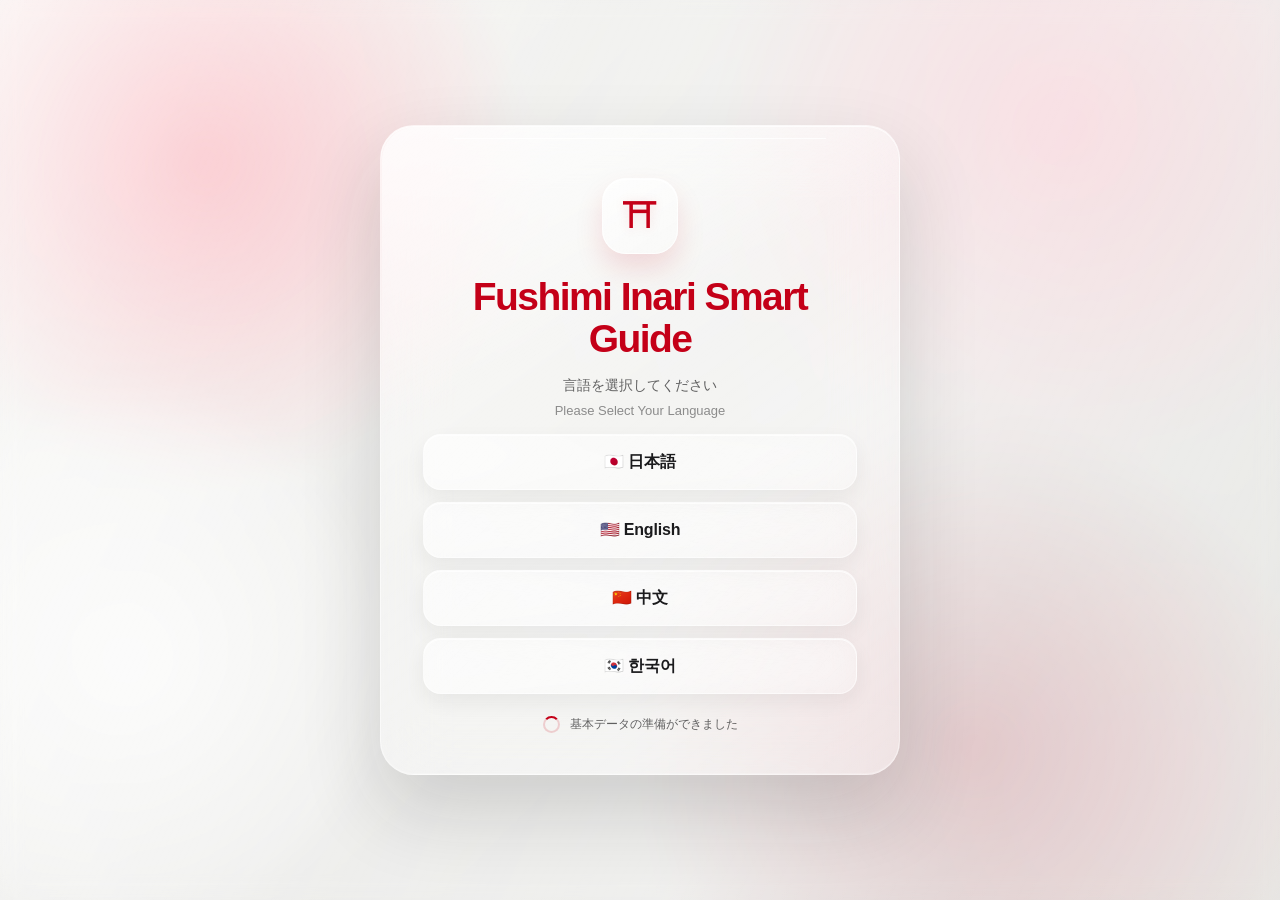
<file: index.html>
<!DOCTYPE html>
<html lang="ja">

<head>
    <meta charset="UTF-8">
    <meta name="viewport" content="width=device-width, initial-scale=1.0">

    <title>Fushimi Inari Smart Guide</title>

    <link rel="stylesheet" href="css/style.css">

    <style>
        /* =========================================================
           Liquid Glass language screen
        ========================================================= */

        :root {
            --lg-red: #c40018;
            --lg-red-soft: rgba(196, 0, 24, 0.22);
            --lg-white: rgba(255, 255, 255, 0.72);
            --lg-white-soft: rgba(255, 255, 255, 0.18);
            --lg-border: rgba(255, 255, 255, 0.42);
            --lg-text: #19191b;
        }

        * {
            box-sizing: border-box;
        }

        html,
        body {
            margin: 0;
            min-height: 100%;
        }

        body.language-page {
            min-height: 100vh;
            overflow: hidden;
            display: grid;
            place-items: center;
            padding: 24px;
            position: relative;

            font-family:
                -apple-system,
                BlinkMacSystemFont,
                "SF Pro Display",
                "SF Pro Text",
                "Helvetica Neue",
                Arial,
                sans-serif;

            color: var(--lg-text);

            background:
                radial-gradient(circle at 16% 18%, rgba(255, 86, 109, 0.34), transparent 25%),
                radial-gradient(circle at 83% 14%, rgba(255, 179, 194, 0.42), transparent 27%),
                radial-gradient(circle at 76% 83%, rgba(154, 38, 55, 0.24), transparent 28%),
                linear-gradient(135deg, #f7f7f4 0%, #ececea 52%, #e4e4e1 100%);
        }

        /* Soft blurred light blobs */

        body.language-page::before,
        body.language-page::after {
            content: "";
            position: fixed;
            pointer-events: none;
            border-radius: 999px;
            filter: blur(18px);
            mix-blend-mode: screen;
        }

        body.language-page::before {
            width: 40vw;
            height: 40vw;
            min-width: 260px;
            min-height: 260px;
            left: -10vw;
            top: 45%;
            background:
                radial-gradient(
                    circle,
                    rgba(255, 255, 255, 0.76),
                    rgba(255, 255, 255, 0)
                );
            animation: floatLeft 11s ease-in-out infinite alternate;
        }

        body.language-page::after {
            width: 34vw;
            height: 34vw;
            min-width: 240px;
            min-height: 240px;
            right: -8vw;
            bottom: -8vw;
            background:
                radial-gradient(
                    circle,
                    var(--lg-red-soft),
                    rgba(255, 255, 255, 0)
                );
            animation: floatRight 13s ease-in-out infinite alternate;
        }

        .overlay {
            position: fixed;
            inset: 0;
            pointer-events: none;

            background:
                linear-gradient(
                    115deg,
                    rgba(255,255,255,0.48) 0%,
                    rgba(255,255,255,0.10) 35%,
                    rgba(255,255,255,0.30) 65%,
                    rgba(255,255,255,0.10) 100%
                );

            backdrop-filter: blur(10px) saturate(1.08);
            -webkit-backdrop-filter: blur(10px) saturate(1.08);
        }

        /* Language card */

        .language-box {
            width: min(520px, 100%);
            padding: 52px 42px 38px;
            position: relative;
            isolation: isolate;

            border: 1px solid var(--lg-border);
            border-radius: 34px;

            background:
                linear-gradient(
                    145deg,
                    rgba(255,255,255,0.66),
                    rgba(255,255,255,0.28) 46%,
                    rgba(255,255,255,0.40)
                );

            box-shadow:
                0 35px 80px rgba(31, 31, 33, 0.16),
                inset 0 1px 0 rgba(255,255,255,0.80),
                inset 0 -1px 0 rgba(255,255,255,0.18);

            backdrop-filter: blur(30px) saturate(1.35);
            -webkit-backdrop-filter: blur(30px) saturate(1.35);

            text-align: center;

            animation:
                glassIn 0.9s cubic-bezier(0.2, 0.8, 0.2, 1) both,
                glassFloat 7s ease-in-out 1.1s infinite;
        }

        .language-box::before {
            content: "";
            position: absolute;
            inset: 1px;
            border-radius: 33px;
            pointer-events: none;
            z-index: -1;

            background:
                linear-gradient(
                    155deg,
                    rgba(255,255,255,0.58),
                    rgba(255,255,255,0.00) 34%
                );
        }

        .language-box::after {
            content: "";
            position: absolute;
            left: 14%;
            top: 12px;
            width: 72%;
            height: 1px;
            border-radius: 999px;
            background: rgba(255,255,255,0.78);
            filter: blur(0.2px);
            pointer-events: none;
        }

        .language-box h1 {
            width: 76px;
            height: 76px;
            margin: 0 auto 22px;

            display: grid;
            place-items: center;

            border-radius: 24px;
            border: 1px solid rgba(255,255,255,0.68);

            background:
                linear-gradient(
                    145deg,
                    rgba(255,255,255,0.72),
                    rgba(255,255,255,0.22)
                );

            box-shadow:
                0 15px 28px rgba(196, 0, 24, 0.13),
                inset 0 1px 0 rgba(255,255,255,0.86);

            color: var(--lg-red);
            font-size: 34px;
            line-height: 1;
            text-shadow: 0 2px 12px rgba(196, 0, 24, 0.13);
        }

        .language-box h2 {
            margin: 0 0 14px;

            font-size: clamp(28px, 4vw, 39px);
            line-height: 1.08;
            letter-spacing: -0.04em;
            font-weight: 700;
        }

        .language-box p {
            margin: 0;
            color: rgba(25, 25, 27, 0.68);
            font-size: 14px;
            line-height: 1.7;
        }

        .language-box p + p {
            margin-top: 2px;
            font-size: 13px;
            color: rgba(25, 25, 27, 0.48);
        }

        .language-box button {
            width: 100%;
            margin-top: 12px;
            min-height: 56px;
            padding: 0 22px;

            border: 1px solid rgba(255,255,255,0.50);
            border-radius: 18px;

            background:
                linear-gradient(
                    135deg,
                    rgba(255,255,255,0.58),
                    rgba(255,255,255,0.20)
                );

            color: #1b1b1d;
            font: inherit;
            font-size: 16px;
            font-weight: 600;
            letter-spacing: -0.01em;

            box-shadow:
                inset 0 1px 0 rgba(255,255,255,0.70),
                0 8px 20px rgba(31,31,33,0.06);

            backdrop-filter: blur(18px) saturate(1.25);
            -webkit-backdrop-filter: blur(18px) saturate(1.25);

            cursor: pointer;

            transition:
                transform 0.22s ease,
                box-shadow 0.22s ease,
                background 0.22s ease,
                border-color 0.22s ease;
        }

        .language-box button:hover {
            transform: translateY(-2px) scale(1.012);

            background:
                linear-gradient(
                    135deg,
                    rgba(255,255,255,0.74),
                    rgba(255,255,255,0.30)
                );

            border-color: rgba(255,255,255,0.74);

            box-shadow:
                inset 0 1px 0 rgba(255,255,255,0.86),
                0 14px 28px rgba(31,31,33,0.10);
        }

        .language-box button:active {
            transform: translateY(0) scale(0.992);
        }

        .language-box button:first-of-type:hover {
            box-shadow:
                0 14px 28px rgba(196, 0, 24, 0.12),
                inset 0 1px 0 rgba(255,255,255,0.86);
        }

        /* Animations */

        @keyframes glassIn {
            from {
                opacity: 0;
                transform: translateY(22px) scale(0.965);
            }
            to {
                opacity: 1;
                transform: translateY(0) scale(1);
            }
        }

        @keyframes glassFloat {
            0%, 100% {
                transform: translateY(0);
            }
            50% {
                transform: translateY(-5px);
            }
        }

        @keyframes floatLeft {
            from {
                transform: translate3d(0, -4%, 0) scale(1);
            }
            to {
                transform: translate3d(5%, 4%, 0) scale(1.08);
            }
        }

        @keyframes floatRight {
            from {
                transform: translate3d(0, 2%, 0) scale(1);
            }
            to {
                transform: translate3d(-5%, -5%, 0) scale(1.10);
            }
        }

        /* =========================================================
           Liquid Glass Cursor
        ========================================================= */

        body.language-page,
        body.language-page button {
            cursor: none;
        }

        .liquid-cursor {
            position: fixed;
            left: 0;
            top: 0;
            width: 34px;
            height: 34px;
            border-radius: 50%;
            pointer-events: none;
            z-index: 9999;

            border: 1px solid rgba(255, 255, 255, 0.78);

            background:
                radial-gradient(
                    circle at 30% 25%,
                    rgba(255, 255, 255, 0.92),
                    rgba(255, 255, 255, 0.26) 38%,
                    rgba(255, 255, 255, 0.10) 70%,
                    rgba(196, 0, 24, 0.10) 100%
                );

            box-shadow:
                0 0 0 1px rgba(255, 255, 255, 0.14),
                0 8px 24px rgba(31, 31, 33, 0.14),
                inset 0 1px 0 rgba(255, 255, 255, 0.88);

            backdrop-filter: blur(10px) saturate(1.35);
            -webkit-backdrop-filter: blur(10px) saturate(1.35);

            transform: translate3d(-50%, -50%, 0) scale(1);
            opacity: 0;

            transition:
                width 0.22s ease,
                height 0.22s ease,
                opacity 0.2s ease,
                box-shadow 0.22s ease,
                border-color 0.22s ease;

            will-change: transform, width, height, opacity;
        }

        .liquid-cursor::before {
            content: "";
            position: absolute;
            left: 50%;
            top: 50%;
            width: 7px;
            height: 7px;
            border-radius: 50%;
            transform: translate(-50%, -50%);
            background: rgba(196, 0, 24, 0.85);

            box-shadow:
                0 0 10px rgba(196, 0, 24, 0.38),
                0 0 22px rgba(196, 0, 24, 0.20);
        }

        .liquid-cursor::after {
            content: "";
            position: absolute;
            inset: -7px;
            border-radius: 50%;
            border: 1px solid rgba(196, 0, 24, 0.20);
            opacity: 0.7;
            transform: scale(0.88);
            transition: transform 0.28s ease, opacity 0.28s ease;
        }

        .liquid-cursor.is-visible {
            opacity: 1;
        }

        .liquid-cursor.is-hover {
            width: 48px;
            height: 48px;
            border-color: rgba(255, 255, 255, 0.92);

            box-shadow:
                0 0 0 1px rgba(255, 255, 255, 0.16),
                0 12px 32px rgba(196, 0, 24, 0.12),
                inset 0 1px 0 rgba(255, 255, 255, 0.94);
        }

        .liquid-cursor.is-hover::after {
            transform: scale(1.04);
            opacity: 1;
        }

        .liquid-cursor.is-down {
            width: 27px;
            height: 27px;
        }

        .cursor-ripple {
            position: fixed;
            width: 18px;
            height: 18px;
            border-radius: 50%;
            pointer-events: none;
            z-index: 9998;

            border: 1px solid rgba(196, 0, 24, 0.50);

            box-shadow:
                0 0 18px rgba(196, 0, 24, 0.16),
                inset 0 0 10px rgba(255, 255, 255, 0.25);

            transform: translate3d(-50%, -50%, 0) scale(1);

            animation:
                cursorRipple 0.62s cubic-bezier(0.16, 1, 0.3, 1) forwards;
        }

        @keyframes cursorRipple {
            0% {
                opacity: 0.75;
                transform: translate3d(-50%, -50%, 0) scale(0.7);
            }
            100% {
                opacity: 0;
                transform: translate3d(-50%, -50%, 0) scale(4.8);
            }
        }

        @media (pointer: coarse), (max-width: 700px) {
            body.language-page,
            body.language-page button {
                cursor: auto;
            }

            .liquid-cursor,
            .cursor-ripple {
                display: none;
            }
        }

        @media (prefers-reduced-motion: reduce) {
            .liquid-cursor,
            .liquid-cursor::after {
                transition: none;
            }

            .cursor-ripple {
                display: none;
            }
        }

        /* Mobile layout */

        @media (max-width: 600px) {
            body.language-page {
                padding: 16px;
            }

            .language-box {
                padding: 40px 22px 24px;
                border-radius: 28px;
            }

            .language-box::before {
                border-radius: 27px;
            }

            .language-box h1 {
                width: 68px;
                height: 68px;
                border-radius: 21px;
            }

            .language-box h2 {
                font-size: 29px;
            }

            .language-box button {
                min-height: 54px;
                border-radius: 17px;
            }
        }

        @media (prefers-reduced-motion: reduce) {
            .language-box {
                animation: none;
            }

            body.language-page::before {
                animation: floatLeft 11s ease-in-out infinite alternate !important;
                animation-duration: 11s !important;
                animation-iteration-count: infinite !important;
            }

            body.language-page::after {
                animation: floatRight 13s ease-in-out infinite alternate !important;
                animation-duration: 13s !important;
                animation-iteration-count: infinite !important;
            }

            .language-box button {
                transition: none;
            }
        }
    </style>
</head>

<body class="language-page">

    <div class="liquid-cursor" aria-hidden="true"></div>

    <div class="overlay"></div>

    <div class="language-box">

        <h1>⛩</h1>

        <h2>Fushimi Inari Smart Guide</h2>

        <p data-i18n="selectLanguage">
            言語を選択してください
        </p>

        <p data-i18n="pleaseSelectLanguage">
            Please Select Your Language
        </p>

        <button onclick="selectLanguage('ja')">
            🇯🇵 日本語
        </button>

        <button onclick="selectLanguage('en')">
            🇺🇸 English
        </button>

        <button onclick="selectLanguage('zh')">
            🇨🇳 中文
        </button>

        <button onclick="selectLanguage('ko')">
            🇰🇷 한국어
        </button>

    </div>

    <script src="js/liquid-cursor.js?v=94" defer></script>
    <script src="js/language.js?v=140" defer></script>
    <script src="js/app-boot.js?v=144" defer></script>

    <script>
    (() => {
        'use strict';

        const VERSION = '2026-11-20-v5';
        const CONSENT_KEY = 'fushimi_smart_guide_consent_version';

        const TEXT = {
            ja: {
                disclaimerPhrase: '制作チームは一切の責任を取りません。',
                preparing: '観光ガイドのデータを準備しています',
                ready: '基本データの準備ができました',
                title: 'ご利用前の注意事項',
                notice: [
                    'このアプリは、伏見稲荷周辺の観光情報や参道ルートを案内する参考ツールです。',
                    '掲載情報やルートは、現地の状況と異なる場合があります。通行止め・立入制限・足元の状況を現地で確認し、神社や施設の案内・係員の指示を優先してください。',
                    '歩きスマホを避け、周囲の歩行者や車両に十分注意してください。',
                    '現在地機能を利用する場合、端末の位置情報を利用します。位置情報の精度は端末や周囲の環境によって異なります。',
                    '通信環境や契約によっては通信料が発生する場合があります。',
                    '本アプリの利用に関連して生じた事故や損害等について、制作チームは一切の責任を取りません。'
                ],
                waiting: 'データを準備しています。しばらくお待ちください。',
                agree: '同意して利用を開始',
                back: '同意しない（戻る）',
                loading: 'ガイドを準備しています',
                retry: 'もう一度試す',
                error: 'データを読み込めませんでした。通信環境を確認して再試行してください。'
            },

            en: {
                disclaimerPhrase: 'the project team accepts no responsibility whatsoever.',
                preparing: 'Preparing the guide data',
                ready: 'Basic data is ready',
                title: 'Important Information Before Use',
                notice: [
                    'This app provides tourist information and walking-route guidance around Fushimi Inari for reference.',
                    'Information and routes may differ from actual conditions. Check signs, closures, restricted areas and ground conditions. Follow instructions from shrine and facility staff.',
                    'Do not use your phone while walking. Watch out for pedestrians and vehicles.',
                    'The current-location feature uses your device location. Accuracy depends on your device and surroundings.',
                    'Mobile data charges may apply depending on your network and service plan.',
                    'For accidents or damage arising from use of this app, the project team accepts no responsibility whatsoever.'
                ],
                waiting: 'Please wait while the guide data is prepared.',
                agree: 'Agree and Continue',
                back: 'Do Not Agree (Back)',
                loading: 'Preparing the Guide',
                retry: 'Try Again',
                error: 'The data could not be loaded. Check your connection and try again.'
            },

            zh: {
                disclaimerPhrase: '制作团队概不承担任何责任。',
                preparing: '正在准备观光指南数据',
                ready: '基本数据已准备完成',
                title: '使用前注意事项',
                notice: [
                    '本应用提供伏见稻荷周边旅游信息和参道路线，仅供参考。',
                    '刊载的信息和路线可能与现场实际情况不同。请确认现场标识、封闭区域、禁止进入区域及路面状况，并遵从神社和设施工作人员的指示。',
                    '请勿边走边看手机，并注意周围行人和车辆。',
                    '使用当前位置功能时，应用会使用设备的位置信息。定位精度取决于设备和周围环境。',
                    '根据网络环境和通信套餐，使用本应用可能产生通信费用。',
                    '对于因使用本应用而发生的任何事故或损失，制作团队概不承担任何责任。'
                ],
                waiting: '正在准备数据，请稍候。',
                agree: '同意并开始使用',
                back: '不同意（返回）',
                loading: '正在准备观光指南',
                retry: '重试',
                error: '无法读取数据。请检查网络连接后重试。'
            },

            ko: {
                disclaimerPhrase: '제작팀은 어떠한 책임도 지지 않습니다.',
                preparing: '관광 안내 데이터를 준비하고 있습니다',
                ready: '기본 데이터 준비가 완료되었습니다',
                title: '이용 전 주의사항',
                notice: [
                    '이 앱은 후시미이나리 주변의 관광 정보와 참배길 경로를 안내하는 참고용 도구입니다.',
                    '게시된 정보와 경로는 현장 상황에 따라 실제와 다를 수 있습니다. 통행 금지, 출입 제한 구역과 바닥 상태를 확인하고 신사 및 시설 직원의 안내를 따라 주세요.',
                    '걸으면서 휴대전화를 보지 말고 주변 사람과 차량에 주의해 주세요.',
                    '현재 위치 기능을 사용하면 기기의 위치 정보를 이용합니다. 정확도는 기기와 주변 환경에 따라 달라질 수 있습니다.',
                    '네트워크 환경과 요금제에 따라 데이터 통신 요금이 발생할 수 있습니다.',
                    '본 앱의 이용과 관련하여 발생한 사고나 손해에 대해 제작팀은 어떠한 책임도 지지 않습니다.'
                ],
                waiting: '데이터 준비가 끝날 때까지 잠시 기다려 주세요.',
                agree: '동의하고 시작하기',
                back: '동의하지 않음 (뒤로)',
                loading: '관광 안내를 준비하고 있습니다',
                retry: '다시 시도',
                error: '데이터를 불러오지 못했습니다. 네트워크를 확인하고 다시 시도해 주세요.'
            }
        };

        let prepared = false;
        let preparation = null;
        let languageIndicator = null;
        let activeStatus = null;

        /* =====================================================
           CSS
        ===================================================== */

        function addStyles() {
            const style = document.createElement('style');

            style.textContent = `

                /* Language screen preparation */

                .fsg-preparation {
                    display: flex;
                    align-items: center;
                    justify-content: center;
                    gap: 10px;
                    margin: 18px auto 0;
                    min-height: 24px;
                    color: rgba(25,25,27,.68);
                    font-size: 12px;
                    line-height: 1.5;
                }

                /* Spinner */

                .fsg-spinner {
                    display: inline-block;
                    width: 17px;
                    height: 17px;
                    flex: 0 0 17px;
                    border: 2px solid rgba(196,0,24,.16);
                    border-top-color: #c40018;
                    border-radius: 50%;
                    animation: fsgSpin .75s linear infinite;
                }

                @keyframes fsgSpin {
                    to {
                        transform: rotate(360deg);
                    }
                }

                /* Notice backdrop */

                .fsg-backdrop {
                    position: fixed;
                    inset: 0;
                    z-index: 2147483645;

                    display: flex;
                    align-items: center;
                    justify-content: center;

                    padding: 18px;

                    background: rgba(18,18,20,.50);

                    backdrop-filter: blur(16px);
                    -webkit-backdrop-filter: blur(16px);
                }

                /* Notice card */

                .fsg-card {
                    position: relative;

                    width: min(560px, 100%);
                    max-height: 88vh;
                    overflow-y: auto;

                    padding: 30px 26px 24px;

                    border: 1px solid rgba(255,255,255,.72);
                    border-radius: 25px;

                    background: rgba(255,255,255,.96);
                    color: #19191b;

                    box-shadow: 0 24px 70px rgba(0,0,0,.22);

                    font-family:
                        -apple-system,
                        BlinkMacSystemFont,
                        "Helvetica Neue",
                        Arial,
                        sans-serif;
                }

                .fsg-card h2 {
                    margin: 0 0 20px;

                    font-size: 23px;
                    line-height: 1.4;

                    font-weight: 700;
                    text-align: center;
                }

                /* Notice paragraphs */
.fsg-copy {
                    display: block;

                    margin: 0 0 13px;

                    font-size: 14px;
                    line-height: 1.8;

                    color: rgba(25,25,27,.82);

                    visibility: visible;
                    opacity: 1;
                }

                /* Red bold disclaimer */

                .fsg-disclaimer {
                    color: #c40018 !important;
                    font-weight: 1000 !important;
                }

                /* Loading status */

                .fsg-status {
                    display: flex;
                    align-items: center;
                    gap: 9px;

                    min-height: 38px;

                    margin: 18px 0 14px;
                    padding: 10px 12px;

                    border-radius: 12px;

                    background: rgba(196,0,24,.055);

                    font-size: 12px;
                    line-height: 1.5;
                }

                /* Buttons */

                .fsg-actions {
                    display: grid;
                    grid-template-columns: 1fr 1.25fr;
                    gap: 10px;

                    margin-top: 15px;
                }

                .fsg-actions button {
                    min-height: 48px;

                    margin: 0;
                    padding: 9px 12px;

                    border: 1px solid rgba(0,0,0,.08);
                    border-radius: 13px;

                    font: inherit;
                    font-size: 13px;
                    font-weight: 650;

                    cursor: pointer;
                }

                .fsg-back {
                    color: #333;
                    background: #f0f0f0;
                }

                .fsg-agree {
                    color: white;
                    background: #c40018;
                    border-color: #c40018 !important;
                }

                .fsg-actions button:disabled {
                    opacity: .55;
                    cursor: wait;
                }

                /* Cursor must stay above the notice */

                .liquid-cursor {
                    position: fixed !important;
                    z-index: 2147483647 !important;
                    pointer-events: none !important;
                }

                .cursor-ripple {
                    position: fixed !important;
                    z-index: 2147483646 !important;
                    pointer-events: none !important;
                }

                /* Mobile */

                @media (max-width: 430px) {
                    .fsg-card {
                        padding: 25px 19px 20px;
                    }

                    .fsg-card h2 {
                        font-size: 21px;
                    }

                    .fsg-copy {
                        font-size: 13px;
                    }

                    .fsg-actions {
                        grid-template-columns: 1fr;
                    }
                }

                /* Reduced motion */

                @media (prefers-reduced-motion: reduce) {
                    .fsg-spinner {
                        animation-duration: 2s;
                    }
                }
            `;

            document.head.appendChild(style);
        }

        /* =====================================================
           Language screen rolling indicator
        ===================================================== */

        function addIndicator() {
            const box = document.querySelector('.language-box');

            if (!box) return;

            if (document.getElementById('fsg-language-preparation')) {
                return;
            }

            const wrapper = document.createElement('div');
            wrapper.id = 'fsg-language-preparation';
            wrapper.className = 'fsg-preparation';

            wrapper.setAttribute('role', 'status');
            wrapper.setAttribute('aria-live', 'polite');

            const spinner = document.createElement('span');
            spinner.className = 'fsg-spinner';
            spinner.setAttribute('aria-hidden', 'true');

            languageIndicator = document.createElement('span');
            languageIndicator.textContent = TEXT.ja.preparing;

            wrapper.append(spinner, languageIndicator);

            box.appendChild(wrapper);
        }

        function updateIndicator(message) {
            if (languageIndicator) {
                languageIndicator.textContent = message;
            }
        }

        /* =====================================================
           Prepare data
        ===================================================== */

        async function fetchJson(path) {
            const response = await fetch(path, {
                cache: 'no-cache'
            });

            if (!response.ok) {
                throw new Error(path + ' HTTP ' + response.status);
            }

            const data = await response.json();

            if (data === null || typeof data !== 'object') {
                throw new Error('Invalid JSON: ' + path);
            }

            return data;
        }

        function startPreparation() {
            if (prepared) {
                return Promise.resolve();
            }

            if (preparation) {
                return preparation;
            }

            preparation = Promise.all([
                fetchJson('./data/spots.json'),
                fetchJson('./data/routes.json')
            ]).then(([spots, routes]) => {

                prepared = true;

                window.FushimiStartupPrepared = {
                    spots,
                    routes
                };

                updateIndicator(TEXT.ja.ready);

                if (activeStatus) {
                    let currentLanguage = 'ja';

                    try {
                        currentLanguage = localStorage.getItem('language') || 'ja';
                    } catch (_) {}

                    const copy = TEXT[currentLanguage] || TEXT.ja;
                    activeStatus.textContent = copy.ready;
                }

                return window.FushimiStartupPrepared;

            }).catch(error => {

                preparation = null;

                console.error(
                    '[Fushimi] Preparation error:',
                    error
                );

                throw error;
            });

            return preparation;
        }

        /* =====================================================
           Consent storage
        ===================================================== */

        function accepted(language) {
            try {
                return localStorage.getItem(CONSENT_KEY) ===
                    VERSION + ':' + language;
            } catch (_) {
                return false;
            }
        }

        function saveAcceptance(language) {
            try {
                localStorage.setItem(
                    CONSENT_KEY,
                    VERSION + ':' + language
                );
            } catch (error) {
                console.warn(
                    '[Fushimi] Consent could not be saved:',
                    error
                );
            }
        }

        /* =====================================================
           Notice dialog
        ===================================================== */

        function showDialog(language, showNotice) {
            const copy = TEXT[language] || TEXT.ja;

            const backdrop = document.createElement('div');
            backdrop.className = 'fsg-backdrop';

            const card = document.createElement('section');
            card.className = 'fsg-card';

            card.setAttribute('role', 'dialog');
            card.setAttribute('aria-modal', 'true');
            card.setAttribute('aria-labelledby', 'fsg-notice-title');

            /* Title */

            const heading = document.createElement('h2');
            heading.id = 'fsg-notice-title';

            heading.textContent = showNotice
                ? copy.title
                : copy.loading;

            card.appendChild(heading);

            /* Notice text */

            if (showNotice) {

                copy.notice.forEach((message, index) => {

                    const paragraph = document.createElement('p');
                    paragraph.className = 'fsg-copy';

                    /*
                     * Only emphasize the disclaimer phrase.
                     * The rest of the paragraph stays normal.
                     */

                    if (
                        index === copy.notice.length - 1 &&
                        copy.disclaimerPhrase
                    ) {
                        const position = message.lastIndexOf(
                            copy.disclaimerPhrase
                        );

                        if (position >= 0) {

                            paragraph.appendChild(
                                document.createTextNode(
                                    message.slice(0, position)
                                )
                            );

                            const emphasis = document.createElement('strong');

                            emphasis.className = 'fsg-disclaimer';
                            emphasis.textContent = message.slice(position);

                            paragraph.appendChild(emphasis);

                        } else {
                            paragraph.textContent = message;
                        }

                    } else {
                        paragraph.textContent = message;
                    }

                    card.appendChild(paragraph);
                });
            }

            /* Loading status */

            const status = document.createElement('div');
            status.className = 'fsg-status';

            status.setAttribute('role', 'status');
            status.setAttribute('aria-live', 'polite');

            const spinner = document.createElement('span');
            spinner.className = 'fsg-spinner';
            spinner.setAttribute('aria-hidden', 'true');

            const statusText = document.createElement('span');

            statusText.textContent = prepared
                ? copy.ready
                : copy.waiting;

            activeStatus = statusText;

            status.append(spinner, statusText);
            card.appendChild(status);

            /* Buttons */

            const actions = document.createElement('div');
            actions.className = 'fsg-actions';

            const back = document.createElement('button');

            back.className = 'fsg-back';
            back.type = 'button';
            back.textContent = copy.back;

            back.addEventListener('click', () => {
                backdrop.remove();
                activeStatus = null;
            });

            const agree = document.createElement('button');

            agree.className = 'fsg-agree';
            agree.type = 'button';

            agree.textContent = showNotice
                ? copy.agree
                : copy.retry;

            agree.addEventListener('click', async () => {

                agree.disabled = true;
                back.disabled = true;

                statusText.textContent = copy.waiting;
                spinner.style.display = 'inline-block';

                try {

                    /*
                     * Wait for spots.json and routes.json.
                     * The large video is not waited on here.
                     */

                    await startPreparation();

                    /*
                     * Save consent only after successful preparation.
                     */

                    if (showNotice) {
                        saveAcceptance(language);
                    }

                    statusText.textContent = copy.ready;

                    window.location.href = 'home.html';

                } catch (error) {

                    console.error(
                        '[Fushimi] Could not continue:',
                        error
                    );

                    statusText.textContent = copy.error;

                    spinner.style.display = 'none';

                    agree.textContent = copy.retry;

                    agree.disabled = false;
                    back.disabled = false;
                }
            });

            actions.append(back, agree);
            card.appendChild(actions);

            backdrop.appendChild(card);
            document.body.appendChild(backdrop);

            /*
             * Put keyboard focus on the main action.
             */

            requestAnimationFrame(() => {
                agree.focus();
            });
        }

        /* =====================================================
           Language selection
        ===================================================== */

        function chooseLanguage(language) {

            const selected = [
                'ja',
                'en',
                'zh',
                'ko'
            ].includes(language)
                ? language
                : 'ja';

            try {
                localStorage.setItem('language', selected);
            } catch (_) {}

            document.documentElement.lang = selected;

            /*
             * Already accepted:
             * Skip the notice, but still make sure required data is ready.
             */

            if (accepted(selected)) {

                if (prepared) {
                    window.location.href = 'home.html';
                } else {
                    showDialog(selected, false);
                }

                return;
            }

            /*
             * First visit or updated notice:
             * Show the notice.
             */

            showDialog(selected, true);
        }

        /* =====================================================
           Startup
        ===================================================== */

        addStyles();

        addIndicator();

        /*
         * Start preparing data immediately when index.html opens.
         */

        startPreparation().catch(() => {

            updateIndicator(
                'データの準備に失敗しました。言語選択後に再試行できます。'
            );

        });

        /*
         * app-boot.js is loaded with defer.
         * Replace its direct navigation after deferred scripts run.
         */

        document.addEventListener('DOMContentLoaded', () => {

            window.selectLanguage = chooseLanguage;

        }, { once: true });

    })();
    </script>

</body>
</html>
</file>
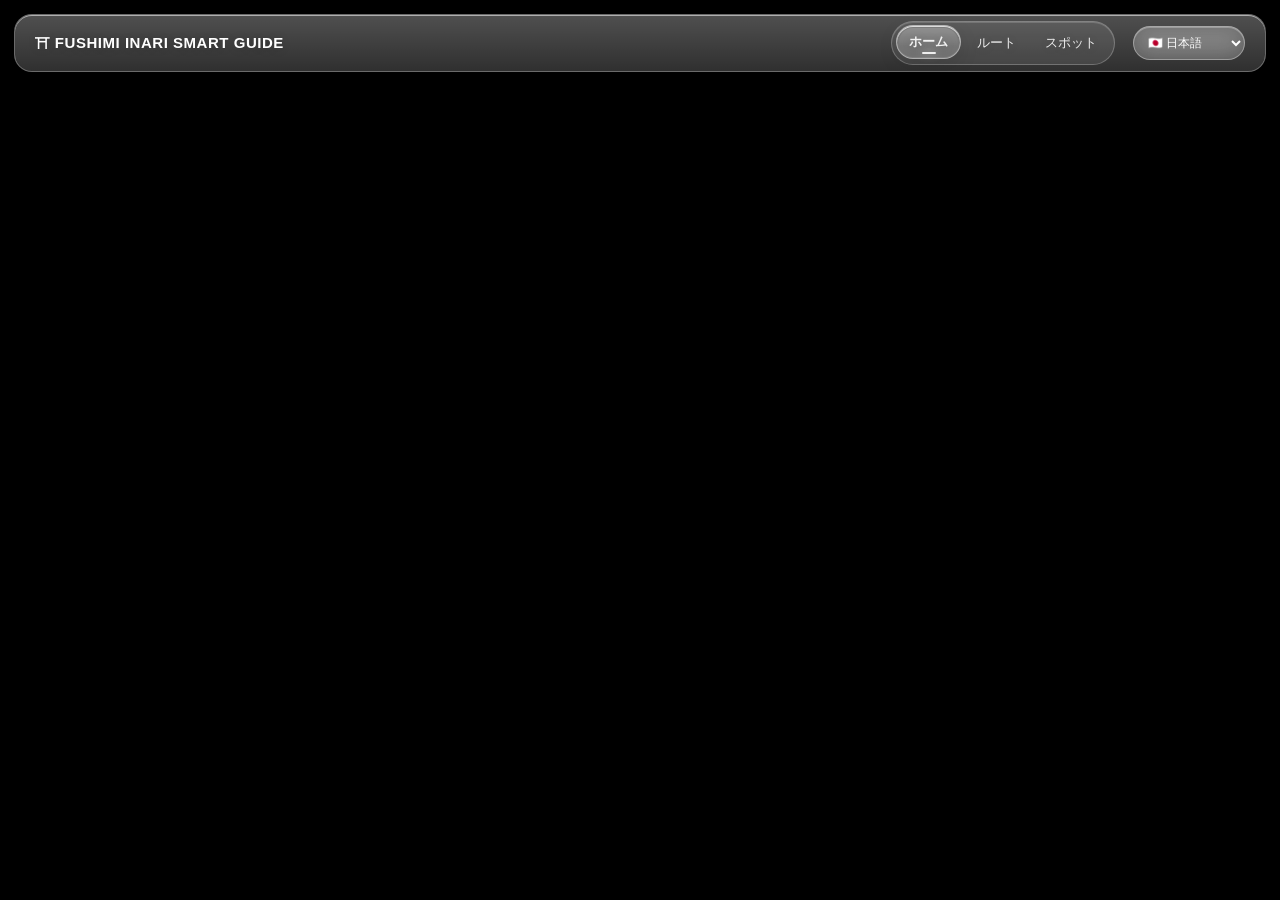
<file: home.html>
<!DOCTYPE html>
<html lang="ja">
<head>
    <meta charset="UTF-8">
    <meta name="viewport" content="width=device-width, initial-scale=1.0, viewport-fit=cover">
    <meta name="theme-color" content="#111111">
    <title>Fushimi Inari Smart Guide</title>
    <link rel="stylesheet" href="css/style.css">

    <style>
        /* =========================================================
           HOME — VIDEO FULLSCREEN V16
           ホームは「動画 + ナビゲーション + CTA」の1画面だけ
        ========================================================= */

        :root {
            --home-vermilion: #c40018;
            --home-white: #ffffff;
            --home-black: #111111;
        }

        html,
        body {
            width: 100%;
            height: 100%;
            min-height: 100%;
            margin: 0;
            padding: 0;
            overflow: hidden !important;
        }

        html {
            scroll-behavior: auto;
        }

        body.home-page {
            position: relative;
            width: 100%;
            height: 100vh;
            height: 100dvh;
            min-height: 100vh;
            min-height: 100dvh;
            background: #000;
            color: #fff;
            overflow: hidden !important;
            overscroll-behavior: none;
        }

        /*
          ブラウザのアドレスバーや下部ツールバーの高さが変わっても、
          動画エリアを現在の画面全体に固定して、下に黒い隙間を作らない。
        */
        body.home-page main {
            position: fixed;
            inset: 0;
            z-index: 0;
            width: 100%;
            height: 100vh;
            height: 100dvh;
            min-height: 100vh;
            min-height: 100dvh;
            margin: 0;
            padding: 0;
            overflow: hidden;
        }

        body.home-page footer {
            display: none !important;
        }

        /* =========================================================
           LIQUID GLASS HEADER
        ========================================================= */

        body.home-page header {
            position: fixed !important;
            top: 14px !important;
            left: 50% !important;
            z-index: 10000 !important;

            width: calc(100% - 28px) !important;
            min-height: 58px !important;
            padding: 0 20px !important;

            display: flex !important;
            align-items: center !important;
            justify-content: space-between !important;
            gap: 18px;

            transform: translateX(-50%) !important;

            border: 1px solid rgba(255, 255, 255, .30) !important;
            border-radius: 18px !important;

            background: rgba(255, 255, 255, .16) !important;

            box-shadow:
                0 12px 35px rgba(0, 0, 0, .16),
                inset 0 1px 0 rgba(255, 255, 255, .55) !important;

            backdrop-filter: blur(24px) saturate(160%) !important;
            -webkit-backdrop-filter: blur(24px) saturate(160%) !important;
        }

        body.home-page header::before {
            content: "";
            position: absolute;
            inset: 0;
            z-index: 0;
            border-radius: inherit;
            background:
                linear-gradient(
                    to bottom,
                    rgba(255, 255, 255, .18),
                    rgba(255, 255, 255, .03)
                );
            pointer-events: none;
        }

        body.home-page header > * {
            position: relative;
            z-index: 1;
        }

        body.home-page header .logo,
        body.home-page header nav a {
            color: #fff !important;
            text-shadow: 0 1px 10px rgba(0, 0, 0, .20);
        }

        body.home-page header .logo {
            flex: 0 0 auto;
            white-space: nowrap;
            font-weight: 700;
            letter-spacing: -.01em;
        }

        body.home-page header nav {
            display: flex;
            flex: 0 0 auto;
            align-items: center;
            justify-content: center;
            gap: 3px;
            margin-left: auto;
            padding: 4px;
            border: 1px solid rgba(255, 255, 255, .24);
            border-radius: 999px;
            background: rgba(255, 255, 255, .09);
            box-shadow: inset 0 1px 0 rgba(255, 255, 255, .16);
        }

        body.home-page header nav a {
            position: relative;
            display: inline-flex;
            align-items: center;
            justify-content: center;

            min-height: 34px;
            padding: 0 12px;

            border: 1px solid transparent;
            border-radius: 999px;

            color: rgba(255, 255, 255, .90) !important;
            text-decoration: none;

            transition:
                background .28s ease,
                border-color .28s ease,
                box-shadow .28s ease,
                transform .28s ease,
                opacity .28s ease;
        }

        body.home-page header nav a:hover {
            color: #fff !important;
            background: rgba(255, 255, 255, .10);
        }

        body.home-page header nav a.active {
            background: rgba(255, 255, 255, .22) !important;
            border-color: rgba(255, 255, 255, .42) !important;
            box-shadow:
                0 6px 20px rgba(0, 0, 0, .10),
                inset 0 1px 0 rgba(255, 255, 255, .72),
                inset 0 -1px 0 rgba(255, 255, 255, .10);
            opacity: 1 !important;
            transform: translateY(-1px);
        }

        body.home-page header nav a.active::before {
            content: "";
            position: absolute;
            inset: 2px;
            border-radius: inherit;
            background:
                linear-gradient(
                    to bottom,
                    rgba(255, 255, 255, .14),
                    rgba(255, 255, 255, 0) 65%
                );
            pointer-events: none;
        }

        body.home-page header nav a.active::after {
            content: "";
            position: absolute;
            left: 50%;
            bottom: 4px;
            width: 14px;
            height: 2px;
            border-radius: 999px;
            background: rgba(255, 255, 255, .88);
            transform: translateX(-50%);
            box-shadow: 0 0 10px rgba(255, 255, 255, .45);
        }

        body.home-page header #languageSelect {
            flex: 0 0 auto;
            min-height: 34px;
            padding: 0 10px;

            border: 1px solid rgba(255, 255, 255, .36) !important;
            border-radius: 999px;

            background: rgba(255, 255, 255, .14) !important;
            color: #fff !important;

            box-shadow: inset 0 1px 0 rgba(255, 255, 255, .26);

            outline: none;
            backdrop-filter: blur(12px);
            -webkit-backdrop-filter: blur(12px);
        }

        body.home-page header #languageSelect option {
            color: #111;
            background: #fff;
        }

        /* =========================================================
           HERO — VIDEO
        ========================================================= */

        .home-hero {
            position: absolute;
            inset: 0;
            width: 100%;
            height: 100%;
            min-height: 100%;
            overflow: hidden;
            background: #000;
            isolation: isolate;
        }

        .home-hero-video {
            position: absolute;
            inset: 0;
            z-index: 0;
            display: block;

            width: 100%;
            height: 100%;
            max-width: none;

            object-fit: cover;
            object-position: center center;

            background: #000;
        }

        /*
            動画を見やすくするための最低限のオーバーレイ。
            動画そのものを主役にしつつ、文字だけ読みやすくする。
        */
        .home-hero-overlay {
            position: absolute;
            inset: 0;
            z-index: 2;
            pointer-events: none;

            background:
                linear-gradient(
                    to bottom,
                    rgba(0, 0, 0, .34) 0%,
                    rgba(0, 0, 0, .04) 34%,
                    rgba(0, 0, 0, .16) 60%,
                    rgba(0, 0, 0, .54) 100%
                );
        }

        .home-hero-copy {
            position: absolute;
            left: 50%;
            top: 50%;
            z-index: 3;

            width: min(1100px, calc(100% - 40px));

            transform: translate(-50%, calc(-50% + 22px));

            color: #fff;
            text-align: center;

            opacity: 0;
            filter: blur(8px);

            transition:
                opacity 1.0s ease,
                transform 1.15s cubic-bezier(.16, 1, .3, 1),
                filter 1.0s ease;
        }

        .home-hero.is-ready .home-hero-copy {
            opacity: 1;
            transform: translate(-50%, -50%);
            filter: blur(0);
        }

        .home-hero-kicker,
        .home-hero-copy h1,
        .home-hero-description,
        .home-plan-button {
            opacity: 0;
            transform: translateY(18px);
            filter: blur(4px);

            transition:
                opacity .85s ease,
                transform 1.0s cubic-bezier(.16, 1, .3, 1),
                filter .85s ease;
        }

        .home-hero.is-ready .home-hero-kicker {
            opacity: 1;
            transform: translateY(0);
            filter: blur(0);
            transition-delay: .08s;
        }

        .home-hero.is-ready .home-hero-copy h1 {
            opacity: 1;
            transform: translateY(0);
            filter: blur(0);
            transition-delay: .20s;
        }

        .home-hero.is-ready .home-hero-description {
            opacity: 1;
            transform: translateY(0);
            filter: blur(0);
            transition-delay: .32s;
        }

        .home-hero.is-ready .home-plan-button {
            opacity: 1;
            transform: translateY(0);
            filter: blur(0);
            transition-delay: .44s;
        }

        .home-hero-kicker {
            margin: 0 0 18px;
            color: rgba(255, 255, 255, .80);
            font-size: 12px;
            font-weight: 700;
            letter-spacing: .20em;
            text-transform: uppercase;
        }

        .home-hero-copy h1 {
            margin: 0;
            color: #fff;

            font-size: clamp(48px, 7vw, 94px);
            line-height: 1.04;
            letter-spacing: -.055em;
            font-weight: 650;

            text-shadow:
                0 3px 26px rgba(0, 0, 0, .26),
                0 1px 4px rgba(0, 0, 0, .20);
        }

        .home-hero-description {
            margin: 22px 0 0;

            color: rgba(255, 255, 255, .93);
            font-size: clamp(16px, 1.8vw, 21px);
            line-height: 1.65;
            font-weight: 500;

            text-shadow: 0 2px 15px rgba(0, 0, 0, .26);
        }

        /* =========================================================
           CTA — 「観光プランを作る」を分かりやすく
           文字 + 説明 + 矢印で「何ができるボタンか」を明確にする
        ========================================================= */

        .home-plan-button {
            position: relative;

            display: inline-flex;
            align-items: center;
            gap: 14px;

            min-width: 290px;
            margin-top: 30px;
            padding: 10px 16px 10px 12px;

            border: 1px solid rgba(255, 255, 255, .48);
            border-radius: 22px;

            background:
                linear-gradient(
                    to bottom,
                    rgba(255, 255, 255, .94),
                    rgba(255, 255, 255, .82)
                );

            color: #111;
            text-decoration: none;
            text-align: left;

            box-shadow:
                0 18px 50px rgba(0, 0, 0, .20),
                inset 0 1px 0 rgba(255, 255, 255, 1);

            backdrop-filter: blur(18px) saturate(150%);
            -webkit-backdrop-filter: blur(18px) saturate(150%);

            transition:
                transform .28s ease,
                box-shadow .28s ease,
                background .28s ease;
        }

        .home-plan-button:hover {
            transform: translateY(-3px) scale(1.015);
            background:
                linear-gradient(
                    to bottom,
                    rgba(255, 255, 255, .98),
                    rgba(255, 255, 255, .88)
                );
            box-shadow:
                0 24px 58px rgba(0, 0, 0, .25),
                inset 0 1px 0 rgba(255, 255, 255, 1);
        }

        .home-plan-button:active {
            transform: translateY(0) scale(.99);
        }

        .home-plan-icon {
            flex: 0 0 48px;

            width: 48px;
            height: 48px;

            display: inline-flex;
            align-items: center;
            justify-content: center;

            border-radius: 16px;

            background: var(--home-vermilion);
            color: #fff;

            font-size: 23px;
            box-shadow:
                0 8px 20px rgba(196, 0, 24, .28),
                inset 0 1px 0 rgba(255, 255, 255, .35);
        }

        .home-plan-text {
            min-width: 0;
            display: flex;
            flex-direction: column;
            gap: 3px;
        }

        .home-plan-title {
            font-size: 17px;
            line-height: 1.3;
            font-weight: 800;
            letter-spacing: -.02em;
        }

        .home-plan-description {
            color: #666;
            font-size: 12px;
            line-height: 1.4;
            font-weight: 600;
        }

        .home-plan-arrow {
            flex: 0 0 auto;
            margin-left: auto;
            color: var(--home-vermilion);
            font-size: 24px;
            line-height: 1;
            transition: transform .28s ease;
        }

        .home-plan-button:hover .home-plan-arrow {
            transform: translateX(4px);
        }

        /* ホームにはスクロール案内を置かない */
        .home-hero-scroll {
            display: none !important;
        }

        .home-hero-video::-webkit-media-controls,
        .home-hero-video::-webkit-media-controls-enclosure,
        .home-hero-video::-webkit-media-controls-panel {
            display: none !important;
        }

        /* =========================================================
           LIQUID GLASS CURSOR
        ========================================================= */

        @media (any-pointer: fine) {
            body.home-page,
            body.home-page a,
            body.home-page button,
            body.home-page select,
            body.home-page input,
            body.home-page textarea {
                cursor: none;
            }
        }

        .liquid-cursor {
            position: fixed;
            left: 0;
            top: 0;
            z-index: 99999;

            width: 34px;
            height: 34px;

            border: 1px solid rgba(255, 255, 255, .82);
            border-radius: 50%;

            pointer-events: none;

            background:
                radial-gradient(
                    circle at 30% 25%,
                    rgba(255, 255, 255, .96),
                    rgba(255, 255, 255, .26) 38%,
                    rgba(255, 255, 255, .08) 68%,
                    rgba(196, 0, 24, .12) 100%
                );

            box-shadow:
                0 0 0 1px rgba(255, 255, 255, .12),
                0 10px 28px rgba(0, 0, 0, .14),
                inset 0 1px 0 rgba(255, 255, 255, .94);

            backdrop-filter: blur(10px) saturate(1.4);
            -webkit-backdrop-filter: blur(10px) saturate(1.4);

            transform: translate3d(-50%, -50%, 0);
            opacity: 0;

            transition:
                width .22s ease,
                height .22s ease,
                opacity .18s ease,
                box-shadow .22s ease;
        }

        .liquid-cursor::before {
            content: "";
            position: absolute;
            left: 50%;
            top: 50%;

            width: 7px;
            height: 7px;

            border-radius: 50%;
            transform: translate(-50%, -50%);

            background: var(--home-vermilion);

            box-shadow:
                0 0 10px rgba(196, 0, 24, .34),
                0 0 22px rgba(196, 0, 24, .18);
        }

        .liquid-cursor::after {
            content: "";
            position: absolute;
            inset: -7px;

            border: 1px solid rgba(196, 0, 24, .20);
            border-radius: 50%;

            opacity: .7;
            transform: scale(.88);

            transition:
                transform .28s ease,
                opacity .28s ease;
        }

        .liquid-cursor.is-visible {
            opacity: 1;
        }

        .liquid-cursor.is-hover {
            width: 50px;
            height: 50px;

            box-shadow:
                0 0 0 1px rgba(255, 255, 255, .18),
                0 14px 36px rgba(196, 0, 24, .12),
                inset 0 1px 0 rgba(255, 255, 255, .96);
        }

        .liquid-cursor.is-hover::after {
            transform: scale(1.04);
            opacity: 1;
        }

        .liquid-cursor.is-down {
            width: 26px;
            height: 26px;
        }

        .cursor-ripple {
            position: fixed;
            width: 18px;
            height: 18px;

            border: 1px solid rgba(196, 0, 24, .48);
            border-radius: 50%;

            pointer-events: none;
            z-index: 99998;

            transform: translate3d(-50%, -50%, 0) scale(.7);
            animation: homeCursorRipple .62s cubic-bezier(.16, 1, .3, 1) forwards;
        }

        @keyframes homeCursorRipple {
            0% {
                opacity: .75;
                transform: translate3d(-50%, -50%, 0) scale(.7);
            }

            100% {
                opacity: 0;
                transform: translate3d(-50%, -50%, 0) scale(4.8);
            }
        }

        @media (pointer: coarse) and (not (any-pointer: fine)) {
            .liquid-cursor,
            .cursor-ripple {
                display: none;
            }
        }

        /* =========================================================
           MOBILE
        ========================================================= */

        @media (max-width: 768px) {
            body.home-page header {
                top: 10px !important;
                width: calc(100% - 20px) !important;
                height: auto !important;
                min-height: 72px !important;
                padding: 9px 12px !important;
                display: flex !important;
                flex-wrap: wrap !important;
                align-items: center !important;
                justify-content: space-between !important;
                column-gap: 8px;
                row-gap: 4px;
                border-radius: 16px !important;
            }

            body.home-page header .logo {
                order: 1;
                flex: 0 0 auto;
                max-width: none;
                overflow: visible;
                text-overflow: clip;
                white-space: nowrap;
                font-size: 12px;
            }

            body.home-page header nav {
                order: 3;
                flex: 0 0 100%;
                width: auto;
                max-width: 100%;
                gap: 3px;
                margin: 0 auto;
                justify-content: center;
                box-sizing: border-box;
            }

            body.home-page header nav a {
                min-height: 32px;
                padding: 0 8px;
                font-size: 12px;
            }

            body.home-page header #languageSelect {
                order: 2;
                margin-left: auto;
                min-height: 32px;
                max-width: 92px;
                padding: 0 7px;
                font-size: 11px;
            }

            .home-hero-copy {
                width: calc(100% - 30px);
            }

            .home-hero-kicker {
                margin-bottom: 14px;
                font-size: 10px;
                letter-spacing: .15em;
            }

            .home-hero-copy h1 {
                font-size: clamp(38px, 10.5vw, 58px);
                line-height: 1.10;
            }

            .home-hero-description {
                margin-top: 16px;
                font-size: 15px;
                line-height: 1.7;
            }

            .home-plan-button {
                width: min(100%, 330px);
                min-width: 0;
                margin-top: 24px;
                padding: 9px 14px 9px 10px;
                border-radius: 19px;
            }

            .home-plan-icon {
                flex-basis: 44px;
                width: 44px;
                height: 44px;
                border-radius: 14px;
                font-size: 21px;
            }

            .home-plan-title {
                font-size: 16px;
            }

            .home-plan-description {
                font-size: 11px;
            }

            .home-plan-arrow {
                font-size: 22px;
            }

            .home-hero-video {
                object-position: center center;
            }
        }

        @media (max-width: 430px) {
            body.home-page header .logo {
                flex: 0 0 auto;
                min-width: 0;
                max-width: none;
                overflow: visible;
                text-overflow: clip;
                white-space: nowrap;
                font-size: 10px;
                letter-spacing: -.025em;
            }

            body.home-page header nav a {
                padding: 0 7px;
                font-size: 11px;
            }

            body.home-page header #languageSelect {
                max-width: 76px;
                font-size: 10px;
            }

            .home-hero-description {
                font-size: 14px;
            }
        }

        /* =========================================================
           V31 — ONE-LINE RESPONSIVE HOME HEADER
           ブランド / ナビ / 言語選択を、スマホでも必ず一段に収める
        ========================================================= */
        body.home-page header .logo {
            display: inline-flex !important;
            align-items: center !important;
            gap: 5px;
            min-width: 0;
            white-space: nowrap !important;
            flex-wrap: nowrap !important;
        }

        body.home-page header .home-brand-mark {
            flex: 0 0 auto;
            line-height: 1;
        }

        body.home-page header .home-brand-name {
            display: inline-block;
            white-space: nowrap !important;
            text-transform: uppercase;
            font-weight: 800;
            letter-spacing: .035em;
        }

        @media (max-width: 768px) {
            body.home-page header {
                display: flex !important;
                flex-direction: row !important;
                flex-wrap: nowrap !important;
                align-items: center !important;
                justify-content: space-between !important;
                width: calc(100% - 16px) !important;
                height: 54px !important;
                min-height: 54px !important;
                max-height: 54px !important;
                padding: 0 8px !important;
                gap: clamp(3px, 1.2vw, 7px) !important;
                overflow: hidden !important;
                box-sizing: border-box !important;
            }

            body.home-page header .logo {
                order: 1 !important;
                flex: 0 0 auto !important;
                max-width: none !important;
                min-width: 0 !important;
                overflow: visible !important;
                text-overflow: clip !important;
                font-size: clamp(8px, 2.5vw, 11px) !important;
                line-height: 1 !important;
                letter-spacing: -.025em !important;
            }

            body.home-page header .home-brand-name {
                letter-spacing: -.045em !important;
            }

            body.home-page header nav {
                order: 2 !important;
                display: flex !important;
                flex: 1 1 auto !important;
                width: auto !important;
                min-width: 0 !important;
                max-width: none !important;
                margin: 0 !important;
                padding: 2px !important;
                gap: 0 !important;
                flex-wrap: nowrap !important;
                justify-content: center !important;
                overflow: hidden !important;
                box-sizing: border-box !important;
            }

            body.home-page header nav a {
                display: inline-flex !important;
                flex: 0 1 auto !important;
                min-width: 0 !important;
                min-height: 30px !important;
                padding: 0 clamp(3px, .9vw, 7px) !important;
                margin: 0 !important;
                font-size: clamp(9px, 2.7vw, 12px) !important;
                line-height: 1 !important;
                white-space: nowrap !important;
                letter-spacing: -.02em;
            }

            body.home-page header #languageSelect {
                order: 3 !important;
                flex: 0 0 57px !important;
                width: 57px !important;
                min-width: 57px !important;
                max-width: 57px !important;
                min-height: 30px !important;
                margin: 0 !important;
                padding: 0 3px !important;
                font-size: 9px !important;
                line-height: 1 !important;
                box-sizing: border-box !important;
                white-space: nowrap !important;
            }
        }

        @media (max-width: 380px) {
            body.home-page header {
                width: calc(100% - 12px) !important;
                padding: 0 6px !important;
                gap: 3px !important;
            }

            body.home-page header .logo {
                font-size: 8px !important;
                gap: 3px;
            }

            body.home-page header nav a {
                padding: 0 3px !important;
                font-size: 9px !important;
            }

            body.home-page header #languageSelect {
                flex-basis: 52px !important;
                width: 52px !important;
                min-width: 52px !important;
                max-width: 52px !important;
                font-size: 8px !important;
            }
        }

        @media (prefers-reduced-motion: reduce) {
            *,
            *::before,
            *::after {
                animation-duration: .001ms !important;
                animation-iteration-count: 1 !important;
                transition-duration: .001ms !important;
                scroll-behavior: auto !important;
            }
        }
    </style>

<style id="fushimi-home-omikuji-style">
    #fushimi-omikuji-overlay {
        position: fixed; inset: 0; z-index: 100000; display: grid; place-items: center;
        padding: 20px; background: rgba(20, 8, 10, .42); backdrop-filter: blur(18px) saturate(1.15);
        -webkit-backdrop-filter: blur(18px) saturate(1.15); opacity: 0; visibility: hidden;
        pointer-events: none; transition: opacity .28s ease, visibility .28s ease;
    }
    #fushimi-omikuji-overlay.is-visible { opacity: 1; visibility: visible; pointer-events: auto; }
    #fushimi-omikuji-overlay[hidden] { display: none; }
    .fushimi-omikuji-card {
        box-sizing: border-box; position: relative; width: min(430px, 100%); max-height: min(84vh, 720px);
        overflow: auto; padding: 30px 26px 24px; text-align: center; color: #321719;
        border: 1px solid rgba(255,255,255,.82); border-radius: 30px;
        background: linear-gradient(155deg, rgba(255,255,255,.97), rgba(255,247,239,.96));
        box-shadow: 0 30px 100px rgba(18,7,8,.32), inset 0 1px 0 #fff;
        transform: translateY(24px) scale(.96); transition: transform .36s cubic-bezier(.2,.8,.2,1);
    }
    #fushimi-omikuji-overlay.is-visible .fushimi-omikuji-card { transform: translateY(0) scale(1); }
    .fushimi-omikuji-x {
        position: absolute; right: 12px; top: 12px; width: 38px; height: 38px; border: 0; border-radius: 50%;
        color: #632326; background: rgba(90,36,38,.08); font: inherit; font-size: 25px; cursor: pointer;
    }
    .fushimi-omikuji-seal {
        display: grid; place-items: center; width: 60px; height: 60px; margin: 0 auto 13px;
        color: #b5122b; border: 1px solid rgba(181,18,43,.2); border-radius: 20px;
        background: linear-gradient(145deg,#fff,#f8e9e8); box-shadow: 0 9px 25px rgba(181,18,43,.13); font-size: 30px;
    }
    .fushimi-omikuji-subtitle { margin: 0 0 7px; color: #8b6462; font-size: 12px; letter-spacing: .08em; }
    .fushimi-omikuji-title { margin: 0 0 15px; color: #321719; font-size: clamp(22px,5vw,28px); letter-spacing: -.03em; }
    .fushimi-omikuji-grade {
        display: grid; place-items: center; min-height: 92px; width: 100%; max-width: 240px; margin: 0 auto 16px;
        color: #b5122b; font-family: serif; font-size: clamp(42px,10vw,56px); font-weight: 800;
        border: 1px solid rgba(181,18,43,.22); border-radius: 22px;
        background: radial-gradient(circle at 50% 0%, #fff, #f8e7e5); box-shadow: inset 0 1px 0 #fff, 0 10px 28px rgba(115,20,30,.08);
        animation: fushimiOmikujiSeal .52s cubic-bezier(.16,1,.3,1) both;
    }
    .fushimi-omikuji-message { margin: 0 auto 18px; max-width: 340px; color: #4e3938; font-size: 15px; line-height: 1.9; }
    .fushimi-omikuji-luck-label { margin: 0 0 6px; color: #a15a5e; font-size: 12px; font-weight: 700; letter-spacing: .08em; }
    .fushimi-omikuji-luck { margin: 0 auto 20px; max-width: 340px; color: #604445; font-size: 14px; line-height: 1.8; }
    .fushimi-omikuji-again {
        width: 100%; min-height: 50px; border: 1px solid rgba(255,255,255,.62); border-radius: 16px; cursor: pointer;
        color: #fff; background: linear-gradient(135deg,#c40018,#8f0014); box-shadow: 0 10px 24px rgba(151,0,20,.20);
        font: inherit; font-weight: 700; transition: transform .18s ease, filter .18s ease;
    }
    .fushimi-omikuji-again:hover { transform: translateY(-1px); filter: brightness(1.04); }
    .fushimi-omikuji-again:active { transform: scale(.99); }
    @keyframes fushimiOmikujiSeal { from { opacity: 0; transform: rotate(-5deg) scale(.82); } to { opacity: 1; transform: rotate(0) scale(1); } }
    @media (max-width: 520px) { .fushimi-omikuji-card { padding: 28px 20px 20px; border-radius: 26px; } }
    @media (prefers-reduced-motion: reduce) {
        #fushimi-omikuji-overlay, .fushimi-omikuji-card, .fushimi-omikuji-again { transition: none; }
        .fushimi-omikuji-grade { animation: none; }
    }
</style>


<style id="fushimi-v87-cursor-layer-fix">
    .liquid-cursor {
        z-index: 2147483647 !important;
        pointer-events: none !important;
        left: 0;
        top: 0;
    }
    .liquid-cursor.is-hover {
        width: 22px !important;
        height: 22px !important;
    }
    .liquid-cursor.is-down {
        width: 18px !important;
        height: 18px !important;
    }
    .cursor-ripple {
        z-index: 2147483646 !important;
        pointer-events: none !important;
    }
</style>


<style id="fushimi-v89-modal-cursor-clickthrough-fix">
    /* Keep the decorative Liquid Glass cursor visible above the omikuji.
       It is purely visual: pointer-events:none lets clicks reach the close button below it. */
    body.home-page .liquid-cursor {
        position: fixed !important;
        z-index: 2147483647 !important;
        pointer-events: none !important;
    }
    body.home-page .cursor-ripple {
        z-index: 2147483646 !important;
        pointer-events: none !important;
    }
    #fushimi-omikuji-overlay {
        z-index: 100000 !important;
    }
    #fushimi-omikuji-overlay .fushimi-omikuji-x,
    #fushimi-omikuji-overlay .fushimi-omikuji-again {
        position: relative;
        z-index: 1;
        pointer-events: auto !important;
    }
    @media (any-pointer: fine) {
        body.home-page.fushimi-omikuji-open,
        body.home-page.fushimi-omikuji-open * {
            cursor: none !important;
        }
    }
</style>


<style id="fushimi-v90-cursor-performance">
  /* The translucent gradients keep the glass look without re-blurring the page on every move. */
  body.home-page .liquid-cursor {
    backdrop-filter: none !important;
    -webkit-backdrop-filter: none !important;
    will-change: transform;
    pointer-events: none !important;
  }
</style>

<style id="v206-home-route-cta">
  /* V206: make the primary route action the clearest first step. */
  body.home-page .home-plan-button {
    width: min(520px, calc(100vw - 32px)) !important;
    min-width: 0 !important;
    min-height: 112px !important;
    box-sizing: border-box !important;
    gap: 19px !important;
    margin-top: 38px !important;
    padding: 19px 26px 19px 19px !important;
    border-radius: 28px !important;
    border: 1px solid rgba(255,255,255,.72) !important;
    box-shadow: 0 22px 58px rgba(0,0,0,.27), inset 0 1px 0 #fff !important;
  }
  body.home-page .home-plan-icon {
    flex-basis: 72px !important;
    width: 72px !important;
    height: 72px !important;
    border-radius: 21px !important;
    font-size: 34px !important;
  }
  body.home-page .home-plan-title {
    font-size: clamp(22px, 2.4vw, 26px) !important;
    line-height: 1.25 !important;
    font-weight: 900 !important;
  }
  body.home-page .home-plan-description {
    font-size: 14px !important;
    line-height: 1.5 !important;
    font-weight: 650 !important;
  }
  body.home-page .home-plan-arrow {
    font-size: 36px !important;
    font-weight: 800 !important;
  }
  @media (max-width: 600px) {
    body.home-page .home-plan-button {
      width: min(100%, 440px) !important;
      min-height: 104px !important;
      margin-top: 28px !important;
      padding: 14px 18px 14px 14px !important;
      gap: 14px !important;
      border-radius: 21px !important;
    }
    body.home-page .home-plan-icon {
      flex-basis: 62px !important;
      width: 62px !important;
      height: 62px !important;
      font-size: 29px !important;
    }
    body.home-page .home-plan-title { font-size: 21px !important; }
    body.home-page .home-plan-description { font-size: 12px !important; }
  }
</style>


<style id="v212-home-route-button-reference">
  body.home-page .home-plan-button.home-plan-button-reference {
    display:flex !important;
    flex-direction:column !important;
    align-items:center !important;
    justify-content:center !important;
    gap:2px !important;
    width:min(742px, calc(100vw - 32px)) !important;
    min-width:0 !important;
    min-height:72px !important;
    margin:28px auto 0 !important;
    padding:8px 16px 7px !important;
    border:0 !important;
    border-radius:16px !important;
    background:#e44924 !important;
    color:#fff !important;
    box-shadow:none !important;
    text-align:center !important;
    text-decoration:none !important;
    transition:filter .18s ease, transform .18s ease !important;
  }
  body.home-page .home-plan-button-reference:hover {
    background:#e44924 !important;
    color:#fff !important;
    filter:brightness(1.05) !important;
    transform:translateY(-1px) !important;
    box-shadow:0 8px 20px rgba(150,42,15,.18) !important;
  }
  body.home-page .home-plan-main { display:flex !important; align-items:center !important; justify-content:center !important; gap:9px !important; width:100% !important; line-height:1.2 !important; }
  body.home-page .home-plan-button-reference .home-plan-icon { display:block !important; flex:0 0 18px !important; width:18px !important; height:18px !important; margin:0 !important; padding:0 !important; border:0 !important; border-radius:0 !important; background:none !important; color:#fff !important; fill:none !important; stroke:currentColor !important; stroke-width:2.2 !important; stroke-linecap:round !important; stroke-linejoin:round !important; font-size:0 !important; }
  body.home-page .home-plan-button-reference .home-plan-title { color:#fff !important; font-size:19px !important; line-height:1.2 !important; font-weight:900 !important; }
  body.home-page .home-plan-button-reference .home-plan-arrow { margin-left:1px !important; color:#fff !important; font-size:25px !important; line-height:.8 !important; font-weight:700 !important; }
  body.home-page .home-plan-button-reference .home-plan-description { display:block !important; margin:0 !important; color:rgba(255,255,255,.96) !important; font-size:11px !important; line-height:1.35 !important; font-weight:650 !important; }
  @media(max-width:600px) {
    body.home-page .home-plan-button.home-plan-button-reference { width:calc(100vw - 24px) !important; min-height:72px !important; margin-top:22px !important; border-radius:15px !important; }
    body.home-page .home-plan-button-reference .home-plan-title { font-size:18px !important; }
    body.home-page .home-plan-button-reference .home-plan-description { font-size:10px !important; }
  }
</style>

</head>

<body class="home-page">

    <div class="liquid-cursor" aria-hidden="true"></div>

    <header>
        <div class="logo" aria-label="Fushimi Inari Smart Guide"><span class="home-brand-mark" aria-hidden="true">⛩</span><span class="home-brand-name">FUSHIMI INARI SMART GUIDE</span></div>

        <nav>
            <a class="liquid-nav-link" href="home.html" data-i18n="home">ホーム</a>
            <a class="liquid-nav-link" href="planner.html" data-i18n="planner">ルート作成</a>
            <a class="liquid-nav-link" href="spots.html" data-i18n="spots">スポット</a>
        </nav>

        <select id="languageSelect" aria-label="Language">
            <option value="ja">🇯🇵 日本語</option>
            <option value="en">🇺🇸 English</option>
            <option value="zh">🇨🇳 中文</option>
            <option value="ko">🇰🇷 한국어</option>
        </select>
    </header>

    <main>
        <section class="home-hero" aria-label="Fushimi Inari Smart Guide">

            <video
                class="home-hero-video"
                muted
                loop
                playsinline
                preload="none"
                aria-label="伏見稲荷の映像"
            >
                <source src="videos/fushimi.mp4" type="video/mp4">
            </video>

            <div class="home-hero-overlay" aria-hidden="true"></div>

            <div class="home-hero-copy">

                <p
                    class="home-hero-kicker"
                    data-i18n="homeIntroEyebrow"
                >
                    FUSHIMI INARI · SMART GUIDE
                </p>

                <h1>
                    伏見稲荷マップ
                </h1>

                <p
                    class="home-hero-description"
                    data-i18n="heroTitle"
                >
                    伏見稲荷をもっと楽しく。
                </p>

                <a
                    href="planner.html"
                    class="home-plan-button home-plan-button-reference"
                    aria-label="ルートを作成。出発地と目的地を選んで案内開始"
                >
                    <span class="home-plan-main">
                        <svg class="home-plan-icon" viewBox="0 0 24 24" aria-hidden="true" focusable="false">
                            <circle cx="6" cy="18" r="2.2"></circle>
                            <circle cx="18" cy="6" r="2.2"></circle>
                            <path d="M8.2 18h2.1a3.1 3.1 0 0 0 3.1-3.1V9.1A3.1 3.1 0 0 1 16.5 6H15.8"></path>
                        </svg>
                        <span class="home-plan-title" data-i18n="makePlan">ルートを作成</span>
                        <span class="home-plan-arrow" aria-hidden="true">›</span>
                    </span>
                    <span class="home-plan-description" data-i18n="plannerDescription">出発地と目的地を選んで案内開始</span>
                </a>

            </div>

        </section>
    </main>

    <script src="js/language.js?v=138" defer></script>
    <script src="js/home-ui.js?v=138" defer></script>
    <script src="js/home-boot.js?v=138" defer></script>
    <script src="js/liquid-cursor.js?v=94" defer></script>

</body>
</html>
</file>
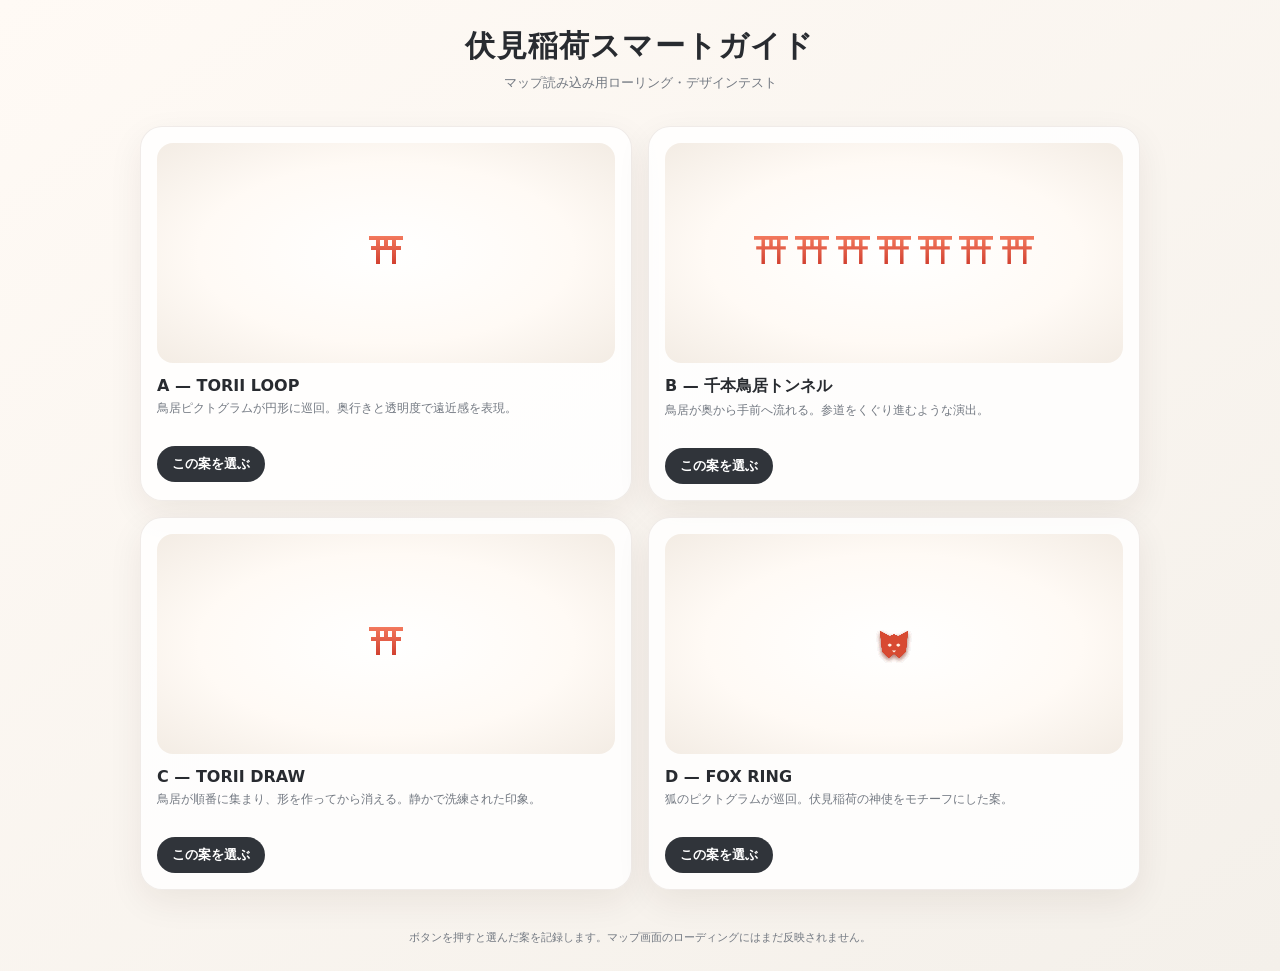
<file: map-loading-test.html>
<!doctype html><html lang="ja"><head><meta charset="utf-8"><meta name="viewport" content="width=device-width,initial-scale=1"><title>伏見稲荷スマートガイド｜ローリングテスト</title><style>
:root{color-scheme:light;--verm:#d8432e;--ink:#282b30;--muted:#737982}*{box-sizing:border-box}body{margin:0;min-height:100vh;background:linear-gradient(145deg,#fffaf5,#f4f0ea);font-family:system-ui,-apple-system,"Noto Sans JP",sans-serif;color:var(--ink)}header{padding:26px 22px 12px;text-align:center}h1{font-size:clamp(21px,4vw,30px);margin:0 0 7px;letter-spacing:.04em}header p{margin:0;color:var(--muted);font-size:13px}.grid{width:min(1000px,calc(100% - 28px));margin:22px auto 40px;display:grid;grid-template-columns:repeat(2,minmax(0,1fr));gap:16px}.card{background:rgba(255,255,255,.82);border:1px solid rgba(130,100,80,.12);border-radius:22px;padding:16px;box-shadow:0 12px 35px rgba(50,35,20,.07);min-width:0}.stage{height:220px;border-radius:16px;background:radial-gradient(ellipse,#fff 0%,#fffaf5 58%,#f3ece4 100%);display:grid;place-items:center;overflow:hidden;position:relative}.name{font-size:16px;font-weight:750;margin:13px 0 4px}.desc{font-size:12px;color:var(--muted);line-height:1.6;min-height:38px}.choose{border:0;border-radius:999px;background:#30343a;color:#fff;padding:9px 15px;font-weight:700;cursor:pointer;margin-top:9px}.choose:focus-visible{outline:3px solid #e58a70;outline-offset:3px}.torii{width:34px;height:36px;background:linear-gradient(180deg,#f47b5f,#c93225);-webkit-mask:url('images/icons/category-sightseeing.svg') center/contain no-repeat;mask:url('images/icons/category-sightseeing.svg') center/contain no-repeat;filter:drop-shadow(0 3px 3px #9d382533)}
/* A: orbit */.a{position:relative;width:190px;height:160px}.a .torii{position:absolute;left:calc(50% - 17px);top:calc(50% - 18px);animation:orbit 3.4s linear infinite;animation-delay:calc(var(--i)*-.425s)}@keyframes orbit{0%,100%{transform:translate(0,-54px) scale(.55);opacity:.28}12.5%{transform:translate(38px,-38px) scale(.68);opacity:.45}25%{transform:translate(57px,0) scale(.82);opacity:.68}37.5%{transform:translate(38px,38px) scale(1);opacity:.9}50%{transform:translate(0,52px) scale(1.15);opacity:1}62.5%{transform:translate(-38px,38px) scale(1);opacity:.9}75%{transform:translate(-57px,0) scale(.82);opacity:.68}87.5%{transform:translate(-38px,-38px) scale(.68);opacity:.45}}
/* B: torii tunnel */.b{display:flex;align-items:center;justify-content:center;gap:7px;perspective:500px}.b .torii{animation:tunnel 1.7s ease-in-out infinite;animation-delay:calc(var(--i)*-.21s)}@keyframes tunnel{0%,100%{transform:translateY(-8px) scale(.55);opacity:.2}50%{transform:translateY(8px) scale(1.18);opacity:1}}
/* C: drawing/assembly */.c{width:180px;height:150px;position:relative}.c .torii{position:absolute;left:calc(50% - 17px);top:calc(50% - 18px);animation:assemble 1.8s cubic-bezier(.4,0,.2,1) infinite;animation-delay:calc(var(--i)*.12s)}@keyframes assemble{0%{transform:translate(var(--sx),var(--sy)) scale(.35) rotate(-12deg);opacity:0}45%,70%{transform:translate(0,0) scale(1);opacity:1}100%{transform:translate(var(--ex),var(--ey)) scale(.5);opacity:0}}
/* D: fox pictogram ring */.d{position:relative;width:170px;height:170px}.fox{position:absolute;left:calc(50% - 17px);top:calc(50% - 17px);width:34px;height:34px;fill:#d84a32;filter:drop-shadow(0 2px 2px #8e322522);animation:foxring 3.2s linear infinite;animation-delay:calc(var(--i)*-.4s)}@keyframes foxring{0%,100%{transform:translateY(-52px) scale(.55);opacity:.3}25%{transform:translateX(52px) scale(.85);opacity:.8}50%{transform:translateY(52px) scale(1.15);opacity:1}75%{transform:translateX(-52px) scale(.85);opacity:.8}}
footer{text-align:center;color:var(--muted);font-size:11px;padding:0 16px 26px}@media(max-width:620px){.grid{grid-template-columns:1fr}.stage{height:200px}}
</style></head><body><header><h1>伏見稲荷スマートガイド</h1><p>マップ読み込み用ローリング・デザインテスト</p></header><main class="grid">
<section class="card"><div class="stage"><div class="a"><i class="torii" style="--i:0"></i><i class="torii" style="--i:1"></i><i class="torii" style="--i:2"></i><i class="torii" style="--i:3"></i><i class="torii" style="--i:4"></i><i class="torii" style="--i:5"></i><i class="torii" style="--i:6"></i><i class="torii" style="--i:7"></i></div></div><div class="name">A — TORII LOOP</div><div class="desc">鳥居ピクトグラムが円形に巡回。奥行きと透明度で遠近感を表現。</div><button class="choose" data-choice="A — TORII LOOP">この案を選ぶ</button></section>
<section class="card"><div class="stage"><div class="b"><i class="torii" style="--i:0"></i><i class="torii" style="--i:1"></i><i class="torii" style="--i:2"></i><i class="torii" style="--i:3"></i><i class="torii" style="--i:4"></i><i class="torii" style="--i:5"></i><i class="torii" style="--i:6"></i></div></div><div class="name">B — 千本鳥居トンネル</div><div class="desc">鳥居が奥から手前へ流れる。参道をくぐり進むような演出。</div><button class="choose" data-choice="B — 千本鳥居トンネル">この案を選ぶ</button></section>
<section class="card"><div class="stage"><div class="c"><i class="torii" style="--i:0;--sx:-58px;--sy:-38px;--ex:58px;--ey:38px"></i><i class="torii" style="--i:1;--sx:-38px;--sy:-58px;--ex:38px;--ey:58px"></i><i class="torii" style="--i:2;--sx:0px;--sy:-62px;--ex:0px;--ey:62px"></i><i class="torii" style="--i:3;--sx:38px;--sy:-58px;--ex:-38px;--ey:58px"></i><i class="torii" style="--i:4;--sx:58px;--sy:-38px;--ex:-58px;--ey:38px"></i><i class="torii" style="--i:5;--sx:38px;--sy:38px;--ex:-38px;--ey:-38px"></i><i class="torii" style="--i:6;--sx:0px;--sy:58px;--ex:0px;--ey:-58px"></i><i class="torii" style="--i:7;--sx:-38px;--sy:38px;--ex:38px;--ey:-38px"></i></div></div><div class="name">C — TORII DRAW</div><div class="desc">鳥居が順番に集まり、形を作ってから消える。静かで洗練された印象。</div><button class="choose" data-choice="C — TORII DRAW">この案を選ぶ</button></section>
<section class="card"><div class="stage"><div class="d"><svg class="fox" viewBox="0 0 32 32" style="--i:0" aria-hidden="true"><path d="M3 4 12 9 16 7 20 9 29 4 27 23 21 29 16 25 11 29 5 23Z"/><path d="M10 17q2-3 4 0-2 3-4 0M18 17q2-3 4 0-2 3-4 0" fill="#fff4e8"/><path d="M14 22h4l-2 2Z" fill="#fff4e8"/></svg><svg class="fox" viewBox="0 0 32 32" style="--i:1" aria-hidden="true"><path d="M3 4 12 9 16 7 20 9 29 4 27 23 21 29 16 25 11 29 5 23Z"/><path d="M10 17q2-3 4 0-2 3-4 0M18 17q2-3 4 0-2 3-4 0" fill="#fff4e8"/><path d="M14 22h4l-2 2Z" fill="#fff4e8"/></svg><svg class="fox" viewBox="0 0 32 32" style="--i:2" aria-hidden="true"><path d="M3 4 12 9 16 7 20 9 29 4 27 23 21 29 16 25 11 29 5 23Z"/><path d="M10 17q2-3 4 0-2 3-4 0M18 17q2-3 4 0-2 3-4 0" fill="#fff4e8"/><path d="M14 22h4l-2 2Z" fill="#fff4e8"/></svg><svg class="fox" viewBox="0 0 32 32" style="--i:3" aria-hidden="true"><path d="M3 4 12 9 16 7 20 9 29 4 27 23 21 29 16 25 11 29 5 23Z"/><path d="M10 17q2-3 4 0-2 3-4 0M18 17q2-3 4 0-2 3-4 0" fill="#fff4e8"/><path d="M14 22h4l-2 2Z" fill="#fff4e8"/></svg><svg class="fox" viewBox="0 0 32 32" style="--i:4" aria-hidden="true"><path d="M3 4 12 9 16 7 20 9 29 4 27 23 21 29 16 25 11 29 5 23Z"/><path d="M10 17q2-3 4 0-2 3-4 0M18 17q2-3 4 0-2 3-4 0" fill="#fff4e8"/><path d="M14 22h4l-2 2Z" fill="#fff4e8"/></svg><svg class="fox" viewBox="0 0 32 32" style="--i:5" aria-hidden="true"><path d="M3 4 12 9 16 7 20 9 29 4 27 23 21 29 16 25 11 29 5 23Z"/><path d="M10 17q2-3 4 0-2 3-4 0M18 17q2-3 4 0-2 3-4 0" fill="#fff4e8"/><path d="M14 22h4l-2 2Z" fill="#fff4e8"/></svg><svg class="fox" viewBox="0 0 32 32" style="--i:6" aria-hidden="true"><path d="M3 4 12 9 16 7 20 9 29 4 27 23 21 29 16 25 11 29 5 23Z"/><path d="M10 17q2-3 4 0-2 3-4 0M18 17q2-3 4 0-2 3-4 0" fill="#fff4e8"/><path d="M14 22h4l-2 2Z" fill="#fff4e8"/></svg><svg class="fox" viewBox="0 0 32 32" style="--i:7" aria-hidden="true"><path d="M3 4 12 9 16 7 20 9 29 4 27 23 21 29 16 25 11 29 5 23Z"/><path d="M10 17q2-3 4 0-2 3-4 0M18 17q2-3 4 0-2 3-4 0" fill="#fff4e8"/><path d="M14 22h4l-2 2Z" fill="#fff4e8"/></svg></div></div><div class="name">D — FOX RING</div><div class="desc">狐のピクトグラムが巡回。伏見稲荷の神使をモチーフにした案。</div><button class="choose" data-choice="D — FOX RING">この案を選ぶ</button></section>
</main><footer>ボタンを押すと選んだ案を記録します。マップ画面のローディングにはまだ反映されません。</footer><script>document.querySelectorAll('.choose').forEach(b=>b.addEventListener('click',()=>{document.querySelectorAll('.choose').forEach(x=>{x.textContent='この案を選ぶ';x.style.background='#30343a'});b.textContent='✓ 選択中';b.style.background='#c83e2c';localStorage.setItem('fushimi-loader-test-choice',b.dataset.choice)}));const saved=localStorage.getItem('fushimi-loader-test-choice');if(saved){const b=[...document.querySelectorAll('.choose')].find(x=>x.dataset.choice===saved);if(b){b.textContent='✓ 選択中';b.style.background='#c83e2c'}}</script></body></html>
</file>
<file: css/style.css>
*{margin:0;padding:0;box-sizing:border-box}html{scroll-behavior:smooth}body{font-family:-apple-system,BlinkMacSystemFont,"Segoe UI","Hiragino Sans","Yu Gothic","Meiryo",sans-serif;color:#1d1d1f;background:#f5f5f7;line-height:1.6;-webkit-font-smoothing:antialiased;text-rendering:optimizeLegibility}img{display:block;max-width:100%}a{color:inherit;text-decoration:none}button,input,select,textarea{font:inherit}button{cursor:pointer}:root{--black:#1d1d1f;--dark:#000000;--gray:#6e6e73;--gray-light:#86868b;--light:#f5f5f7;--white:#ffffff;--red:#c40018;--red-dark:#9e0000;--red-light:#fff1f2;--border:rgba(0, 0, 0, 0.08)}header,nav{display:flex;align-items:center}header{position:sticky;top:0;z-index:1000;width:100%;min-height:64px;padding:0 38px;justify-content:space-between;gap:28px;background:rgba(255,255,255,.82);border-bottom:1px solid rgba(0,0,0,.06);backdrop-filter:blur(20px) saturate(180%);-webkit-backdrop-filter:blur(20px) saturate(180%)}#languageSelect,.logo{flex-shrink:0;color:var(--black)}.logo{font-size:15px;letter-spacing:-.01em;white-space:nowrap}nav{justify-content:center;gap:27px;flex-wrap:wrap}nav a{position:relative;color:#424245;font-size:13px;font-weight:500;transition:color .25s ease}nav a:hover{color:var(--red)}.logo,nav a[href="home.html"]{font-weight:600}#languageSelect{min-width:112px;padding:8px 12px;border:1px solid rgba(0,0,0,.12);border-radius:999px;background:rgba(255,255,255,.94);font-size:12px;outline:0}#languageSelect:focus{border-color:rgba(196,0,24,.45)}.language-page{position:relative;min-height:100vh;display:flex;align-items:center;justify-content:center;padding:30px;background:url(../images/hero1.jpg)center/cover no-repeat}.overlay{position:absolute;inset:0;background:rgba(0,0,0,.42)}.language-box{position:relative;z-index:2;width:min(430px,100%);padding:42px;text-align:center;background:rgba(255,255,255,.95);border:1px solid rgba(255,255,255,.6);border-radius:28px;box-shadow:0 30px 90px rgba(0,0,0,.28)}.language-box h1{margin-bottom:10px;font-size:64px}.language-box h2{margin-bottom:24px;color:var(--red);font-size:26px}.language-box button{width:100%;margin-top:12px;padding:14px 18px;border:0;border-radius:999px;background:var(--red);color:#fff;font-size:16px;transition:transform .25s ease,background .25s ease}.language-box button:hover{background:var(--red-dark);transform:translateY(-2px)}.hero,.slider{position:relative;width:100%}.hero{height:min(91vh,900px);min-height:680px;overflow:hidden;background:#000}.slider{height:100%}.hero::after,.slide{position:absolute;inset:0}.slide{width:100%;height:100%;object-fit:cover;opacity:0;transform:scale(1.02);transition:opacity 1s ease,transform 7s ease}.slide.active{opacity:1;transform:scale(1.06)}.hero::after{content:"";z-index:2;background:linear-gradient(to bottom,rgba(0,0,0,.2),rgba(0,0,0,.12) 45%,rgba(0,0,0,.6))}.hero-text{position:absolute;z-index:5;top:50%;left:50%;width:min(1000px,90%);transform:translate(-50%,-50%);color:#fff;text-align:center}.hero-kicker{margin-bottom:20px;font-size:12px;font-weight:700;letter-spacing:.34em;opacity:.92}.hero-text h1{margin:0;font-size:clamp(42px,6vw,82px);font-weight:700;line-height:1.08;letter-spacing:-.055em;white-space:nowrap}.hero-description{margin:25px 0 32px;font-size:clamp(15px,1.8vw,20px);letter-spacing:.015em;opacity:.94}.button,.main-button{display:inline-flex;align-items:center;justify-content:center;min-width:190px;padding:14px 26px;border-radius:999px;background:#fff;color:var(--black);font-size:14px;font-weight:600;box-shadow:0 12px 35px rgba(0,0,0,.18);transition:transform .3s ease,background .3s ease,color .3s ease,box-shadow .3s ease}.button:hover,.main-button:hover{background:var(--red);color:#fff;transform:translateY(-3px);box-shadow:0 18px 45px rgba(0,0,0,.22)}.dots,.slider-button{position:absolute;z-index:10}.slider-button{top:50%;width:48px;height:48px;border:1px solid rgba(255,255,255,.3);border-radius:50%;transform:translateY(-50%);background:rgba(255,255,255,.14);color:#fff;font-size:21px;backdrop-filter:blur(12px);-webkit-backdrop-filter:blur(12px);transition:background .25s ease,transform .25s ease}.slider-button:hover{background:rgba(255,255,255,.27)}.slider-button.left{left:24px}.slider-button.right{right:24px}.dots{bottom:24px;left:50%;display:flex;align-items:center;gap:6px;transform:translateX(-50%)}.dot{width:7px;height:7px;padding:0;margin:0;border-radius:999px;background:#fff;opacity:.45;transition:width .3s ease,opacity .3s ease}.active-dot{width:24px;opacity:1}.scroll-intro{background:var(--light)}.scroll-intro-inner{width:min(900px,100%);text-align:center}.eyebrow{margin-bottom:22px;color:var(--gray-light);font-size:11px;font-weight:700;letter-spacing:.25em;text-transform:uppercase}.scroll-intro h2{max-width:900px;margin:0 auto 34px;font-size:clamp(40px,6vw,78px);line-height:1.07;letter-spacing:-.055em}.scroll-copy{max-width:650px;margin:0 auto;color:var(--gray);font-size:clamp(16px,1.9vw,20px);line-height:2}.story-section{min-height:100vh;padding:160px 30px;display:flex;align-items:center;justify-content:center}.story-small{margin-bottom:30px;font-size:11px;font-weight:700;letter-spacing:.24em;opacity:.62}.story-inner h2{font-size:clamp(48px,7vw,100px);line-height:1.02;letter-spacing:-.06em}.story-inner p:last-child{max-width:650px;font-size:clamp(16px,1.9vw,21px);line-height:1.9}.story-dark{background:#000;color:#fff}.story-light{background:#fff;color:var(--black)}.story-dark .story-inner p:last-child{color:#a1a1a6}.story-light .story-inner p:last-child{color:var(--gray)}.fushimi-section{padding:150px 30px 180px;background:#000;color:#fff}.fushimi-heading{width:min(1000px,100%);margin:0 auto 90px}.fushimi-heading h2{margin-bottom:30px;font-size:clamp(50px,8vw,110px);line-height:1.01;letter-spacing:-.065em}.fushimi-heading>p:last-child{color:#a1a1a6;font-size:18px;line-height:1.9}.large-photo-card{position:relative;width:min(1280px,100%);min-height:78vh;margin:0 auto 80px;overflow:hidden;border-radius:30px;background:#111}.large-photo-card img{position:absolute;inset:0;width:100%;height:100%;object-fit:cover;transform:scale(1.06);transition:transform 1.4s cubic-bezier(.16,1,.3,1)}.large-photo-card:hover img{transform:scale(1.045)}.large-photo-card::after{content:"";position:absolute;inset:0;background:linear-gradient(to top,rgba(0,0,0,.76),rgba(0,0,0,.05) 62%)}.large-photo-overlay{position:absolute;z-index:2;right:50px;bottom:48px;left:50px}.large-photo-overlay p{margin-bottom:10px;color:rgba(255,255,255,.68);font-size:11px;font-weight:700;letter-spacing:.25em}.large-photo-overlay h3{margin-bottom:10px;font-size:clamp(40px,5vw,72px);line-height:1;letter-spacing:-.05em}.large-photo-overlay span{display:block;max-width:560px;color:rgba(255,255,255,.88);font-size:15px}.solution-section{min-height:90vh;padding:150px 30px;display:flex;align-items:center;justify-content:center;background:var(--red);color:#fff}.solution-inner{width:min(1000px,100%);text-align:center}.solution-inner .eyebrow{color:rgba(255,255,255,.62)}.solution-inner h2{margin-bottom:32px;font-size:clamp(55px,8vw,110px);line-height:1.01;letter-spacing:-.065em}.solution-copy{color:rgba(255,255,255,.88);font-size:clamp(17px,2vw,22px);line-height:1.9}.feature-section,.menu-section,.news-section,.popular-section{padding:140px 30px}.feature-section{background:var(--light)}.menu-section{background:#fff}.popular-section{background:var(--light)}.news-section{background:#fff}.section-heading{width:min(950px,100%);margin:0 auto 70px;text-align:center}.feature-card-text h3{letter-spacing:-.055em;margin-bottom:22px;font-size:clamp(36px,4vw,60px);line-height:1.04}.section-heading h2{font-size:clamp(40px,6vw,76px);line-height:1.06;letter-spacing:-.055em}.feature-stack{width:min(1180px,100%);margin:0 auto;display:flex;flex-direction:column;gap:28px}.feature-card{min-height:590px;padding:68px;display:grid;grid-template-columns:.85fr 1.15fr;gap:55px;align-items:center;overflow:hidden;border:1px solid rgba(0,0,0,.05);border-radius:34px;background:#fff;box-shadow:0 20px 60px rgba(0,0,0,.06)}.feature-card-text{max-width:500px}.feature-label{font-weight:700}.feature-number{margin-bottom:12px;color:var(--gray-light);font-size:12px;font-weight:700;letter-spacing:.15em}.feature-label{margin-bottom:20px;color:var(--red);font-size:11px;letter-spacing:.24em}.feature-card-text>p:last-child{color:var(--gray);font-size:16px;line-height:1.9}.feature-visual{position:relative;min-height:450px;overflow:hidden;border-radius:28px}.fake-map{background:#dce3df}.fake-map-grid{position:absolute;inset:-20%;background:repeating-linear-gradient(25deg,rgba(255,255,255,.75)0,rgba(255,255,255,.75) 3px,transparent 3px,transparent 42px);transform:rotate(-10deg) scale(1.2)}.fake-map::before{content:"";position:absolute;left:10%;top:52%;width:75%;height:5px;border-radius:999px;background:rgba(255,255,255,.95);transform:rotate(-18deg);box-shadow:0 70px 0 rgba(255,255,255,.7),40px -120px 0 rgba(255,255,255,.62)}.map-pin{position:absolute;color:var(--red);font-size:29px;text-shadow:0 4px 12px rgba(0,0,0,.2)}.pin-one{left:23%;top:39%}.pin-two{right:23%;top:27%}.pin-three{right:34%;bottom:19%}.route-visual{padding:48px;background:#f5f5f7}.route-line{position:absolute;left:88px;top:78px;bottom:78px;width:3px;border-radius:999px;background:var(--red)}.route-point{position:relative;z-index:2;width:73%;margin:0 0 60px 42px;padding:17px 20px;border-radius:18px;background:#fff;box-shadow:0 10px 30px rgba(0,0,0,.07);font-size:16px;font-weight:600}.route-point span{display:block;margin-bottom:4px;color:var(--red);font-size:11px;letter-spacing:.14em}.language-visual{display:grid;grid-template-columns:1fr 1fr;gap:14px}.language-item{padding:28px 18px;border:1px solid rgba(0,0,0,.07);border-radius:22px;background:#f5f5f7;text-align:center;font-size:16px;font-weight:600}.language-item span{display:block;margin-bottom:8px;font-size:30px}.menu-grid{width:min(900px,100%);margin:0 auto;display:grid;grid-template-columns:repeat(2,minmax(0,1fr));gap:24px;justify-content:center}.menu-card{position:relative;min-height:320px;padding:42px;display:flex;flex-direction:column;justify-content:space-between;overflow:hidden;border:1px solid rgba(0,0,0,.07);border-radius:30px;background:#f5f5f7;transition:transform .35s ease,box-shadow .35s ease,background .35s ease}.menu-card:hover{transform:translateY(-7px);background:#fff;box-shadow:0 25px 55px rgba(0,0,0,.1)}.menu-icon{font-size:48px;line-height:1}.menu-card-text{margin-top:35px}.menu-card-label{margin-bottom:8px;color:var(--gray-light);font-size:10px;font-weight:700;letter-spacing:.25em}.menu-card h3{margin-bottom:9px;font-size:34px;line-height:1.08;letter-spacing:-.04em}.menu-card-text>p:last-child{color:var(--gray);font-size:14px}.menu-arrow{position:absolute;right:28px;bottom:25px;width:40px;height:40px;display:flex;align-items:center;justify-content:center;border-radius:50%;background:#fff;font-size:19px;transition:background .25s ease,color .25s ease,transform .25s ease}.menu-card:hover .menu-arrow,.spot-card:hover .spot-card-arrow{background:var(--red);color:#fff;transform:translateX(4px)}.spot-preview{width:min(1180px,100%);margin:0 auto;display:grid;grid-template-columns:repeat(3,minmax(0,1fr));gap:24px;justify-content:center}.spot-card{overflow:hidden;border:1px solid rgba(0,0,0,.06);border-radius:28px;background:#fff;box-shadow:0 10px 35px rgba(0,0,0,.05);transition:transform .35s ease,box-shadow .35s ease}.spot-card:hover{transform:translateY(-7px);box-shadow:0 22px 50px rgba(0,0,0,.1)}.spot-card-image{height:320px;overflow:hidden}.spot-card-image img{width:100%;height:100%;object-fit:cover;transition:transform .7s ease}.spot-card:hover .spot-card-image img{transform:scale(1.05)}.spot-card-body{position:relative;min-height:220px;padding:26px 28px 35px}.spot-card-number{margin-bottom:11px;color:var(--gray-light);font-size:11px;font-weight:700;letter-spacing:.15em}.spot-card h3{margin-bottom:12px;font-size:27px;line-height:1.15;letter-spacing:-.035em}.spot-card-body>p:not(.spot-card-number){max-width:285px;color:var(--gray);font-size:14px;line-height:1.8}.spot-card-arrow{position:absolute;right:24px;bottom:24px;width:40px;height:40px;display:flex;align-items:center;justify-content:center;border-radius:50%;background:#f5f5f7;transition:background .25s ease,color .25s ease,transform .25s ease}.news-list{width:min(850px,100%);margin:0 auto}.news-item{min-height:82px;display:grid;grid-template-columns:55px 1fr;align-items:center;gap:20px;border-bottom:1px solid rgba(0,0,0,.09)}.news-number{color:var(--red);font-size:11px;font-weight:700;letter-spacing:.14em}.news-item p{color:var(--black);font-size:15px}.final-cta{min-height:92vh;padding:150px 30px;display:flex;align-items:center;justify-content:center;background:#000;color:#fff}.final-cta-inner{width:min(950px,100%);text-align:center}.final-cta .eyebrow{color:#86868b}.final-cta h2{margin-bottom:32px;font-size:clamp(55px,8vw,112px);line-height:1;letter-spacing:-.065em}.final-cta-inner>p:not(.eyebrow){margin-bottom:34px;color:#a1a1a6;font-size:18px}.reveal{opacity:0;transform:translateY(28px);filter:blur(3px);transition:opacity .65s cubic-bezier(.16,1,.3,1),transform .72s cubic-bezier(.16,1,.3,1),filter .65s ease;will-change:opacity,transform,filter}.reveal.is-visible{opacity:1;transform:translateY(0);filter:blur(0)}.scroll-intro-inner.reveal{transform:translateY(22px) scale(.985);filter:blur(3px)}.scroll-intro-inner.reveal.is-visible{transform:translateY(0) scale(1);filter:blur(0)}.scroll-intro-inner.reveal h2{opacity:0;transform:scale(.97);transition:opacity .65s ease .04s,transform .75s cubic-bezier(.16,1,.3,1) .04s}.scroll-intro-inner.reveal.is-visible h2{opacity:1;transform:scale(1)}.story-dark .story-inner.reveal{transform:translateX(-55px)}.story-dark .story-inner.reveal.is-visible{transform:translateX(0)}.story-dark .story-inner.reveal h2{opacity:0;transform:translateX(-25px);transition:opacity .6s ease .05s,transform .72s cubic-bezier(.16,1,.3,1) .05s}.story-dark .story-inner.reveal.is-visible h2{opacity:1;transform:translateX(0)}.story-dark .story-inner.reveal>p:last-child{opacity:0;transform:translateX(-15px);transition:opacity .55s ease .25s,transform .65s ease .25s}.story-dark .story-inner.reveal.is-visible>p:last-child{opacity:1;transform:translateX(0)}.story-light .story-inner.reveal{transform:translateY(-38px)}.story-light .story-inner.reveal.is-visible{transform:translateY(0)}.story-light .story-inner.reveal h2{opacity:0;transform:scale(1.025);transition:opacity .65s ease .05s,transform .75s cubic-bezier(.16,1,.3,1) .05s}.fushimi-heading.reveal.is-visible,.story-light .story-inner.reveal.is-visible h2{opacity:1;transform:scale(1)}.fushimi-heading.reveal{opacity:0;transform:scale(.96)}.large-photo-card.reveal{opacity:0;transform:scale(.9);clip-path:inset(5% 4% 5% 4%round 30px);transition:opacity .7s cubic-bezier(.16,1,.3,1),transform .9s cubic-bezier(.16,1,.3,1),clip-path .9s cubic-bezier(.16,1,.3,1)}.large-photo-card.reveal.is-visible{opacity:1;transform:scale(1);clip-path:inset(0 0 0 0 round 30px)}.large-photo-card.reveal img{transform:scale(1.12);transition:transform 1.7s cubic-bezier(.16,1,.3,1)}.large-photo-card.reveal.is-visible img{transform:scale(1)}.large-photo-card:nth-child(3).reveal{transform:translateX(-55px) scale(.97)}.large-photo-card:nth-child(3).reveal.is-visible,.large-photo-card:nth-child(4).reveal.is-visible{transform:translateX(0) scale(1)}.large-photo-card:nth-child(4).reveal{transform:translateX(55px) scale(.97)}.solution-inner.reveal{opacity:0;transform:scale(.94)}.solution-inner.reveal.is-visible,.solution-inner.reveal.is-visible h2{opacity:1;transform:scale(1)}.solution-inner.reveal h2{opacity:0;transform:scale(.9);transition:opacity .7s ease .06s,transform .95s cubic-bezier(.16,1,.3,1) .06s}.feature-card.reveal{opacity:0;transition:opacity .7s ease,transform .78s cubic-bezier(.16,1,.3,1)}.feature-card.reveal:nth-child(1){transform:translateX(-50px)}.feature-card.reveal:nth-child(2){transform:translateY(50px)}.feature-card.reveal:nth-child(3){transform:translateX(50px)}.feature-card.reveal.is-visible{opacity:1;transform:translate(0,0)}.menu-card.reveal{opacity:0;transform:scale(.95) translateY(18px)}.menu-card.reveal.is-visible{opacity:1;transform:scale(1) translateY(0)}.menu-card.reveal:nth-child(1){transition:opacity .65s ease,transform .72s cubic-bezier(.16,1,.3,1)}.menu-card.reveal:nth-child(2){transition:opacity .65s ease .1s,transform .72s cubic-bezier(.16,1,.3,1) .1s}.spot-card.reveal{opacity:0;transform:translateY(25px)}.final-cta-inner.reveal.is-visible .main-button,.final-cta-inner.reveal.is-visible h2,.spot-card.reveal.is-visible{opacity:1;transform:translateY(0)}.spot-card.reveal:nth-child(1){transition:opacity .6s ease,transform .7s cubic-bezier(.16,1,.3,1)}.spot-card.reveal:nth-child(2){transition:opacity .6s ease .1s,transform .7s cubic-bezier(.16,1,.3,1) .1s}.spot-card.reveal:nth-child(3){transition:opacity .6s ease .2s,transform .7s cubic-bezier(.16,1,.3,1) .2s}.news-item.reveal{opacity:0;transform:translateX(35px)}.news-item.reveal.is-visible{opacity:1;transform:translateX(0)}.news-item.reveal:nth-child(1){transition:opacity .55s ease,transform .65s cubic-bezier(.16,1,.3,1)}.news-item.reveal:nth-child(2){transition:opacity .55s ease .08s,transform .65s cubic-bezier(.16,1,.3,1) .08s}.news-item.reveal:nth-child(3){transition:opacity .55s ease .16s,transform .65s cubic-bezier(.16,1,.3,1) .16s}.final-cta-inner.reveal{opacity:0;transform:scale(.88)}.final-cta-inner.reveal.is-visible{opacity:1;transform:scale(1)}.final-cta-inner.reveal h2{opacity:0;transform:translateY(18px);transition:opacity .65s ease .05s,transform .75s cubic-bezier(.16,1,.3,1) .05s}.final-cta-inner.reveal .main-button{opacity:0;transform:translateY(14px);transition:opacity .55s ease .28s,transform .65s cubic-bezier(.16,1,.3,1) .28s,background .25s ease,color .25s ease,box-shadow .25s ease}.spots-page{width:100%;max-width:1400px;margin:0 auto;padding:45px 25px 70px}.map-header{padding:15px 20px 35px;text-align:center}.map-header h1{margin-bottom:25px;color:var(--black);font-size:clamp(38px,5vw,52px);line-height:1.05;letter-spacing:-.05em}.search-area{display:flex;align-items:center;justify-content:center;gap:9px;margin-bottom:20px}.search-area input{width:min(600px,78%);padding:14px 20px;border:1px solid rgba(0,0,0,.11);border-radius:999px;background:#fff;color:var(--black);font-size:16px;outline:0}.search-area input:focus{border-color:rgba(196,0,24,.4);box-shadow:0 0 0 4px rgba(196,0,24,.07)}.search-area button{width:48px;height:48px;padding:0;border:0;border-radius:50%;background:var(--red);color:#fff;font-size:17px}.category{display:flex;justify-content:center;align-items:center;flex-wrap:wrap;gap:8px}.category button{border:0;padding:9px 17px;border-radius:999px;background:#ededf0;color:#424245;font-size:13px;transition:background .25s ease,color .25s ease}.category button.active,.category button:hover{background:var(--red);color:#fff}.map-container{display:grid;grid-template-columns:1fr 2fr;gap:25px;width:100%;align-items:start}.map-sidebar{max-height:700px;overflow-y:auto;padding-right:5px}.map-sidebar h2{margin-bottom:18px;font-size:28px;letter-spacing:-.03em}.map-sidebar h2,.spot-detail h2,.spot-item h3{color:var(--black)}.map-area{position:sticky;top:85px;width:100%}#map{width:100%;height:700px;border-radius:24px;overflow:hidden;box-shadow:0 15px 45px rgba(0,0,0,.1)}.location-btn{margin-top:12px;padding:11px 18px;border:0;border-radius:999px;background:#fff;color:var(--black);box-shadow:0 7px 22px rgba(0,0,0,.15)}.leaflet-container{font-family:-apple-system,BlinkMacSystemFont,"Segoe UI","Hiragino Sans","Yu Gothic","Meiryo",sans-serif}.spot-item{margin-bottom:15px;padding:20px;border:1px solid rgba(0,0,0,.06);border-radius:22px;background:#fff;box-shadow:0 8px 25px rgba(0,0,0,.05);transition:transform .25s ease,box-shadow .25s ease}.spot-item:hover{transform:translateY(-4px);box-shadow:0 15px 35px rgba(0,0,0,.09)}.spot-detail h2{margin-bottom:15px;font-size:32px;letter-spacing:-.04em}.spot-item h3{margin-bottom:8px;font-size:19px}.spot-item img{width:100%;max-height:180px;margin-bottom:14px;object-fit:cover;border-radius:16px}.spot-select-button{margin-top:10px;padding:9px 16px;border:0;border-radius:999px;background:var(--black);color:#fff}.spot-link{display:inline-block;margin-top:10px;color:var(--red);font-size:13px;font-weight:600}.spot-detail{width:min(1100px,90%);margin:35px auto;padding:35px;border:1px solid rgba(0,0,0,.06);border-radius:28px;background:#fff;box-shadow:0 15px 45px rgba(0,0,0,.06)}.error-message,.no-results{padding:25px;border-radius:20px;background:#fff;color:var(--gray);text-align:center}footer{padding:50px 30px;background:#1d1d1f;color:#86868b;text-align:center}footer p{font-size:12px;letter-spacing:.04em}@media (max-width:1000px){header{padding:0 22px}nav{gap:17px}.feature-card{padding:50px;grid-template-columns:1fr}.feature-card-text{max-width:100%}.feature-visual{min-height:400px}.spot-preview{grid-template-columns:repeat(2,minmax(0,1fr))}.map-container{grid-template-columns:1fr}.map-area{position:static}}@media (max-width:768px){header{position:relative;padding:15px;flex-direction:column;gap:12px}.logo{font-size:15px}nav{width:100%;gap:7px 15px}nav a{font-size:12px}#languageSelect{min-width:130px}.hero{height:78vh;min-height:540px}.hero-text{width:92%}.hero-kicker{margin-bottom:15px;font-size:9px}.hero-text h1{font-size:clamp(34px,10vw,56px);white-space:normal}.hero-description{margin:18px 0 25px;font-size:14px}.slider-button{width:40px;height:40px;font-size:17px}.slider-button.left{left:10px}.slider-button.right{right:10px}.final-cta,.scroll-intro,.solution-section,.story-section{min-height:75vh;padding:105px 22px}.scroll-intro h2,.story-inner h2{font-size:clamp(36px,10vw,58px)}.scroll-copy,.story-inner p:last-child{font-size:15px}.fushimi-section{padding:100px 15px 110px}.fushimi-heading{padding:0 8px;margin-bottom:55px}.fushimi-heading h2{font-size:clamp(42px,12vw,64px)}.large-photo-card{min-height:62vh;margin-bottom:22px;border-radius:22px}.large-photo-overlay{right:24px;bottom:24px;left:24px}.large-photo-overlay h3{font-size:40px}.large-photo-overlay span{font-size:13px}.feature-section,.menu-section,.news-section,.popular-section{padding:95px 18px}.section-heading{margin-bottom:50px}.section-heading h2{font-size:clamp(37px,10vw,55px)}.feature-card{min-height:auto;padding:34px 24px;border-radius:24px;gap:32px}.feature-card-text h3{font-size:38px}.feature-visual{min-height:320px;border-radius:22px}.menu-grid{grid-template-columns:1fr;width:min(450px,100%)}.menu-card{min-height:280px;padding:32px}.spot-preview{grid-template-columns:1fr;width:min(450px,100%)}.spot-card-image{height:270px}.news-item{grid-template-columns:42px 1fr;gap:10px}.news-item p{font-size:14px}.spots-page{padding:35px 15px 55px}.map-sidebar{max-height:440px}#map{height:500px;border-radius:20px}.map-header h1{font-size:35px}.search-area input{width:78%}.spot-detail{width:92%;padding:25px}}@media (max-width:480px){.hero{min-height:500px}.hero-text h1{font-size:36px}.hero-description{font-size:13px}.story-inner h2{font-size:39px}.large-photo-card{min-height:54vh}.feature-card-text h3,.large-photo-overlay h3{font-size:33px}.route-visual{padding:24px}.route-line{left:53px;top:50px;bottom:50px}.route-point{width:calc(100% - 22px);margin:0 0 42px 22px;padding:14px;font-size:14px}.language-visual{grid-template-columns:1fr}.menu-card h3{font-size:29px}.spot-card-image{height:235px}.final-cta h2{font-size:46px}#map{height:430px}}@media (prefers-reduced-motion:reduce){html{scroll-behavior:auto}*,::after,::before{animation-duration:.01ms!important;animation-iteration-count:1!important;transition-duration:.01ms!important;scroll-behavior:auto!important}.feature-card.reveal,.final-cta-inner.reveal,.fushimi-heading.reveal,.large-photo-card.reveal,.menu-card.reveal,.news-item.reveal,.reveal,.scroll-intro-inner.reveal,.solution-inner.reveal,.spot-card.reveal,.story-dark .story-inner.reveal,.story-light .story-inner.reveal{opacity:1;transform:none;filter:none;clip-path:none}}.story-inner{display:block!important;width:min(900px,90%)!important;margin:0 auto!important;text-align:left}.story-inner .story-label,.story-inner h2{display:block!important;width:100%!important;margin-bottom:24px!important}.story-inner h2{max-width:850px!important;margin-bottom:30px!important;writing-mode:horizontal-tb!important;white-space:normal!important}.story-inner>p:last-child{display:block!important;width:100%!important;max-width:700px!important;margin:0!important;writing-mode:horizontal-tb!important;white-space:normal!important;line-height:2!important}.story-inner>*{float:none!important;position:static}@media (max-width:768px){.story-inner{width:100%!important}.story-inner h2{max-width:100%!important}.story-inner>p:last-child{max-width:100%!important}}body,html{margin:0!important;padding:0!important;overflow-x:hidden!important}.scroll-intro,.story-section.story-dark{width:100%!important;min-height:100vh!important;height:100vh!important;margin:0!important;padding:0 30px!important;display:flex!important;align-items:center!important;justify-content:center!important;border:0!important;box-shadow:none!important}.scroll-intro{background:#fff!important;color:#111!important}.story-section.story-dark{position:relative!important;background:#111!important;color:#fff!important;overflow:hidden!important}.story-section.story-dark .story-inner{width:100%!important;max-width:900px!important;margin:0 auto!important;text-align:center!important}.story-section.story-dark .section-eyebrow,.story-section.story-dark .story-small{color:rgba(255,255,255,.5)!important}.story-section.story-dark h2{margin:0!important;color:#fff!important;font-size:clamp(52px,7vw,96px)!important;line-height:1.08!important;font-weight:600!important;letter-spacing:-.05em!important}.story-section.story-dark .story-inner>p:last-child{max-width:700px!important;margin:44px auto 0!important;color:rgba(255,255,255,.7)!important;font-size:clamp(18px,2vw,24px)!important;line-height:1.9!important}.story-section.story-light{width:100%!important;min-height:100vh!important;height:100vh!important;margin:0!important;padding:0 30px!important;background:#fff!important;color:#111!important;display:flex!important;align-items:center!important;justify-content:center!important;border:0!important;box-shadow:none!important;overflow:hidden!important}.story-section.story-light .story-inner{width:100%!important;max-width:950px!important;margin:0 auto!important;text-align:center!important}.story-section.story-light .section-eyebrow,.story-section.story-light .story-small{color:#999!important}.story-section.story-light h2{margin:0!important;color:#111!important;font-size:clamp(50px,6.8vw,90px)!important;line-height:1.08!important;font-weight:600!important;letter-spacing:-.05em!important}.story-section.story-light .story-inner>p:last-child{max-width:750px!important;margin:44px auto 0!important;color:#666!important;font-size:clamp(18px,2vw,24px)!important;line-height:1.9!important}.scroll-intro+.story-section.story-dark,.story-section.story-dark+.story-section.story-light{margin-top:0!important}header{border-bottom:none!important;box-shadow:none!important}@media (max-width:768px){.scroll-intro,.story-section.story-dark,.story-section.story-light{min-height:calc(100vh - 60px)!important;height:calc(100vh - 60px)!important;padding:0 20px!important}.scroll-intro h2{font-size:clamp(38px,10vw,56px)!important}.story-section.story-dark h2,.story-section.story-light h2{font-size:clamp(38px,10vw,58px)!important;line-height:1.14!important}.story-section.story-dark .story-inner>p:last-child,.story-section.story-light .story-inner>p:last-child{font-size:17px!important}}
</file>
